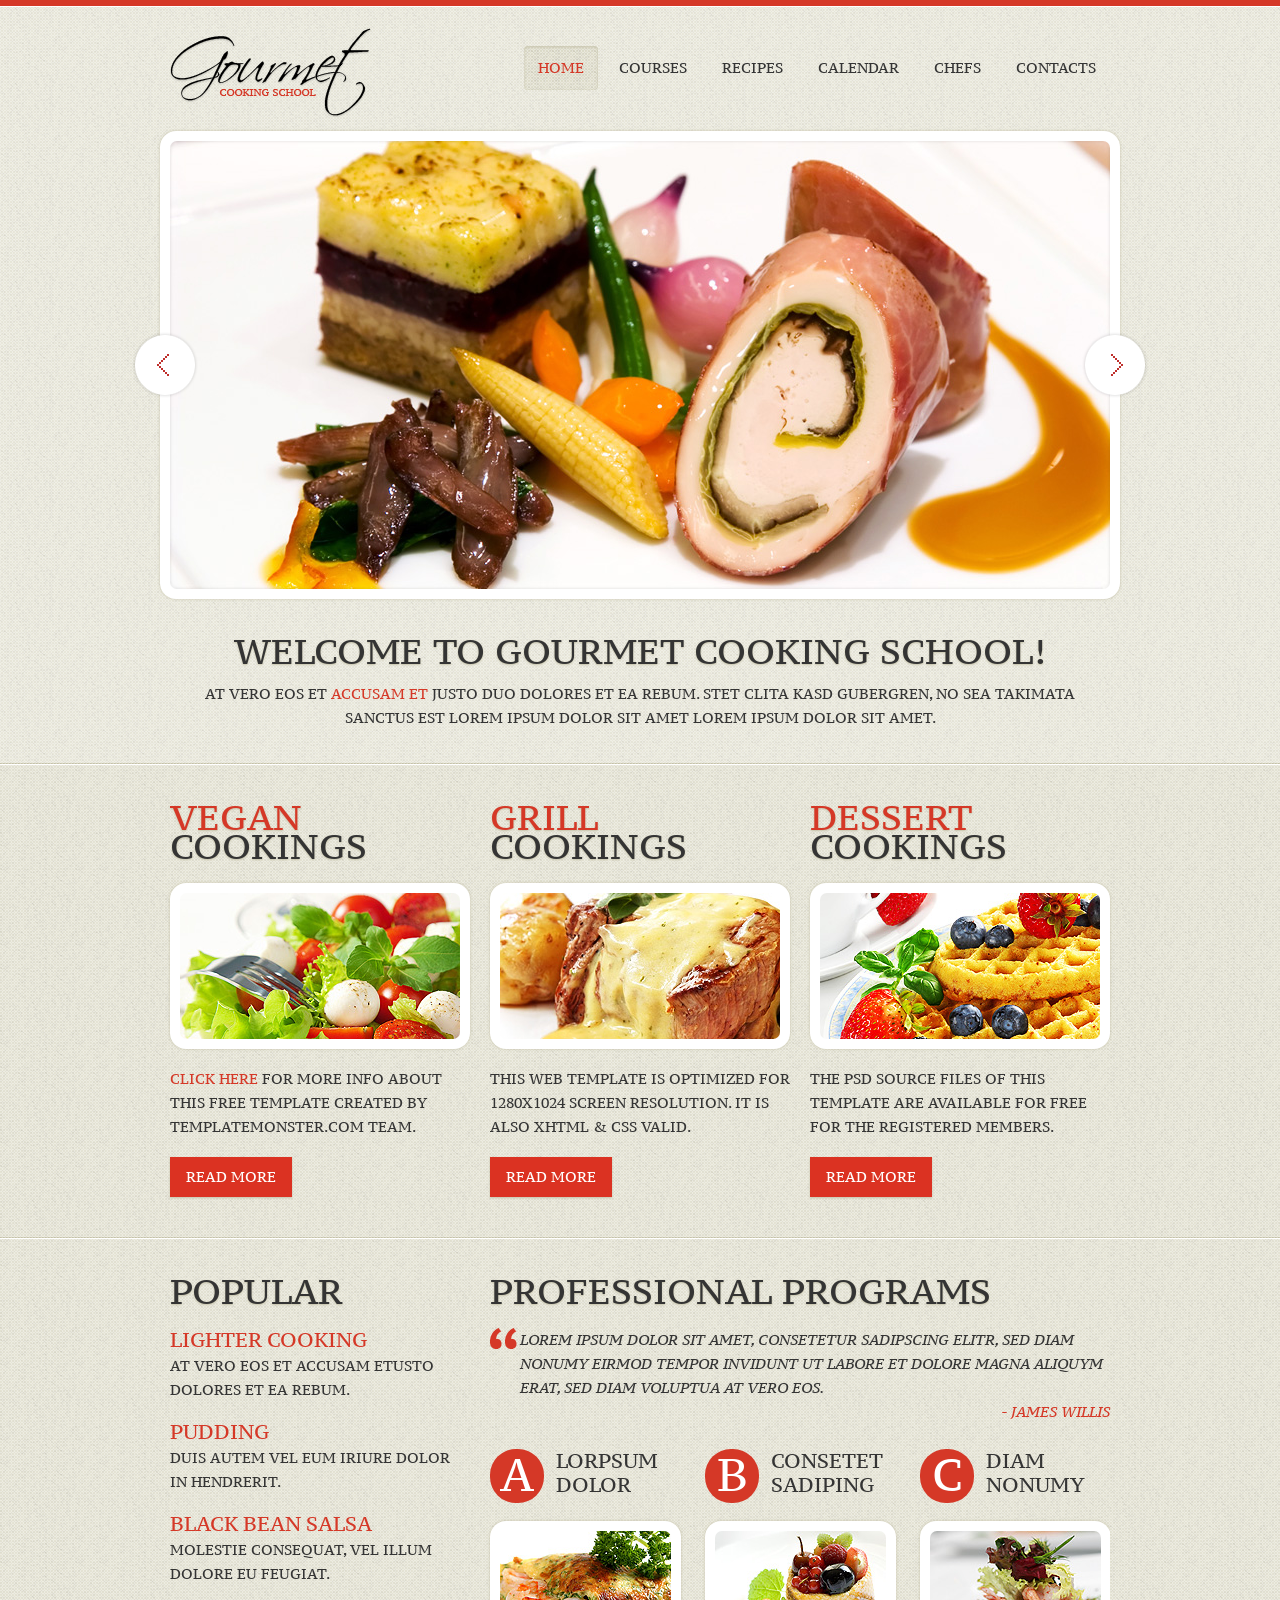
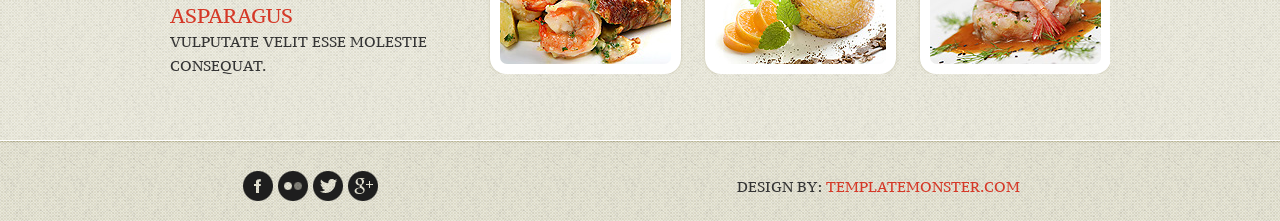
<file: theme/index.html>
<!DOCTYPE html>
<html lang="en">
<head>
<title>Gourmet Cooking School</title>
<meta charset="utf-8">
<link rel="stylesheet" href="css/reset.css" type="text/css" media="screen">
<link rel="stylesheet" href="css/style.css" type="text/css" media="screen">
<link rel="stylesheet" href="css/grid.css" type="text/css" media="screen">
<link rel="icon" href="images/favicon.ico" type="image/x-icon">
<link rel="shortcut icon" href="images/favicon.ico" type="image/x-icon">
<link href="http://fonts.googleapis.com/css?family=PT+Serif+Caption:400,400italic" rel="stylesheet" type="text/css">
<link rel="stylesheet" href="css/flexslider.css" type="text/css" media="screen">
<script src="js/jquery-1.7.1.min.js" ></script>
<!--<script src="js/superfish.js"></script>-->
<script src="js/jquery.flexslider-min.js"></script>
<script>
jQuery(window).load(function () {
    jQuery('.flexslider').flexslider({
        animation: "fade",
        slideshow: true,
        slideshowSpeed: 7000,
        animationDuration: 600,
        prevText: "",
        nextText: "",
        controlNav: false
    })
});
</script>
<!--[if lt IE 9]>
<script src="js/html5.js"></script>
<link rel="stylesheet" href="css/ie.css"> 
<link href="http://fonts.googleapis.com/css?family=PT+Serif+Caption:400italic" rel="stylesheet" type="text/css">
<link href="http://fonts.googleapis.com/css?family=PT+Serif+Caption:400" rel="stylesheet" type="text/css">
<![endif]-->
</head>
<body>
<header>
  <div class="line-top"></div>
  <div class="main">
    <div class="row-top">
      <h1><a href="index.html"><img alt="" src="images/logo.png"></a></h1>
      <nav>
        <ul class="sf-menu">
          <li class="active"><a href="index.html">Home</a></li>
          <li><a href="courses.html">Courses </a> </li>
          <li><a href="recipes.html">Recipes</a>
            <ul>
              <li><a href="#">dolores et</a></li>
              <li><a href="#">lorem ipsum dolo </a>
              <li><a href="#">sanctus est</a></li>
            </ul>
          </li>
          <li><a href="calendar.html">Calendar</a> </li>
          <li><a href="chefs.html">Chefs</a> </li>
          <li><a href="contacts.html">Contacts</a> </li>
        </ul>
      </nav>
      <div class="clear"></div>
    </div>
  </div>
  <div class="box-slider">
    <div class="flexslider">
      <ul class="slides">
        <li> <img alt="" src="images/slide-1.jpg"></li>
        <li> <img alt="" src="images/slide-2.jpg"></li>
      </ul>
    </div>
  </div>
  <div class="box-slogan">
    <h3>Welcome to Gourmet cooking school!</h3>
    <p> At vero eos et <a href="#" class="link-1">accusam et</a> justo duo dolores et ea rebum. Stet clita kasd gubergren, no sea takimata sanctus est Lorem ipsum dolor sit amet lorem ipsum dolor sit amet. </p>
  </div>
</header>
<section id="content">
  <div class="border-horiz"></div>
  <div class="container_12 row-1">
    <article class="grid_4 thumbnail-1">
      <h3><span>Vegan</span> cookings </h3>
      <figure class="box-img"><img src="images/page1-img1.jpg" alt=""></figure>
      <p><a href="#" class="link-1">Click here</a> for more info about this free template created by TemplateMonster.com team.</p>
      <a href="#" class="btn">Read more</a> </article>
    <article class="grid_4 thumbnail-1">
      <h3><span>grill</span> cookings </h3>
      <figure class="box-img"><img src="images/page1-img2.jpg" alt=""></figure>
      <p>This web template is optimized for 1280X1024 screen resolution. It is also XHTML &amp; CSS valid.</p>
      <a href="#" class="btn">Read more</a> </article>
    <article class="grid_4 thumbnail-1">
      <h3><span>dessert</span> cookings </h3>
      <figure class="box-img"><img src="images/page1-img3.jpg" alt=""></figure>
      <p>The PSD source files of this template are available for free for the registered members.</p>
      <a href="#" class="btn">Read more</a> </article>
    <div class="clear"></div>
  </div>
  <div class="border-horiz"></div>
  <div class="container_12">
    <article class="grid_4">
      <h3>popular</h3>
      <ul class="list-popular">
        <li> <a href="#">Lighter cooking</a>
          <p>At vero eos et accusam etusto dolores et ea rebum.</p>
        </li>
        <li> <a href="#">Pudding</a>
          <p>Duis autem vel eum iriure dolor in hendrerit.</p>
        </li>
        <li> <a href="#">Black bean salsa</a>
          <p>Molestie consequat, vel illum dolore eu feugiat.</p>
        </li>
        <li> <a href="#">Asparagus</a>
          <p>Vulputate velit esse molestie consequat.</p>
        </li>
      </ul>
    </article>
    <article class="grid_8">
      <h3>Professional programs</h3>
      <blockquote class="quote-1"> Lorem ipsum dolor sit amet, consetetur sadipscing elitr, sed diam nonumy eirmod tempor invidunt ut labore et dolore magna aliquym erat, sed diam voluptua At vero eos. </blockquote>
      <div class="name-author">- James Willis</div>
      <ul class="list-dropcap">
        <li>
          <div class="wrapper">
            <div class="dropcap">A</div>
            <a href="#">Lorpsum dolor</a> </div>
          <figure class="box-img"><img src="images/page1-img4.jpg" alt=""></figure>
        </li>
        <li>
          <div class="wrapper">
            <div class="dropcap">B</div>
            <a href="#">consetet
            sadiping </a> </div>
          <figure class="box-img"><img src="images/page1-img5.jpg" alt=""></figure>
        </li>
        <li>
          <div class="wrapper">
            <div class="dropcap">C</div>
            <a href="#">diam nonumy </a> </div>
          <figure class="box-img"><img src="images/page1-img6.jpg" alt=""></figure>
        </li>
      </ul>
    </article>
    <div class="clear"></div>
  </div>
</section>
<footer>
  <div class="main">
    <ul class="soc-list">
      <li><a href="#"><img alt="" src="images/icon-1.png"></a></li>
      <li><a href="#"><img alt="" src="images/icon-2.png"></a></li>
      <li><a href="#"><img alt="" src="images/icon-3.png"></a></li>
      <li><a href="#"><img alt="" src="images/icon-4.png"></a></li>
    </ul>
    <div class="policy">Design by: <a href="http://www.templatemonster.com">TemplateMonster.com</a> </div>
    <div class="clear"></div>
  </div>
</footer>
</body>
</html>
</file>
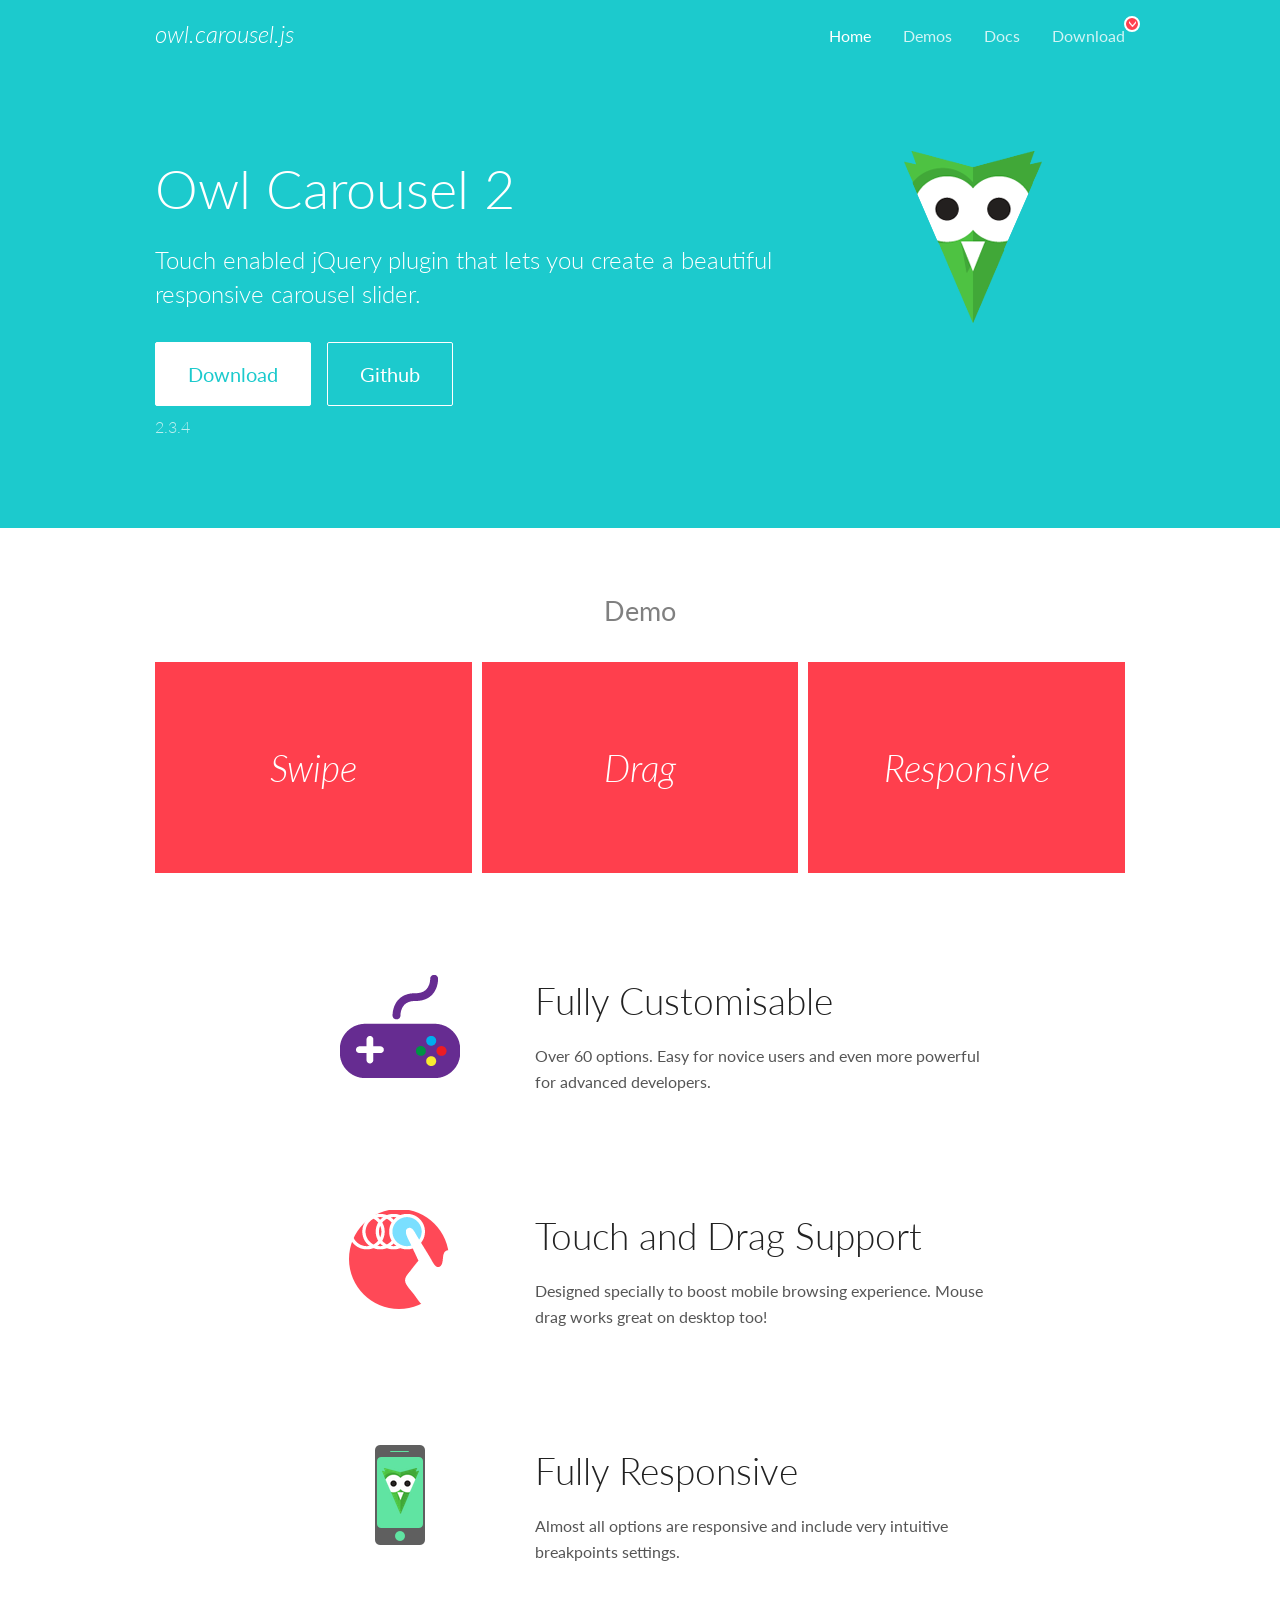
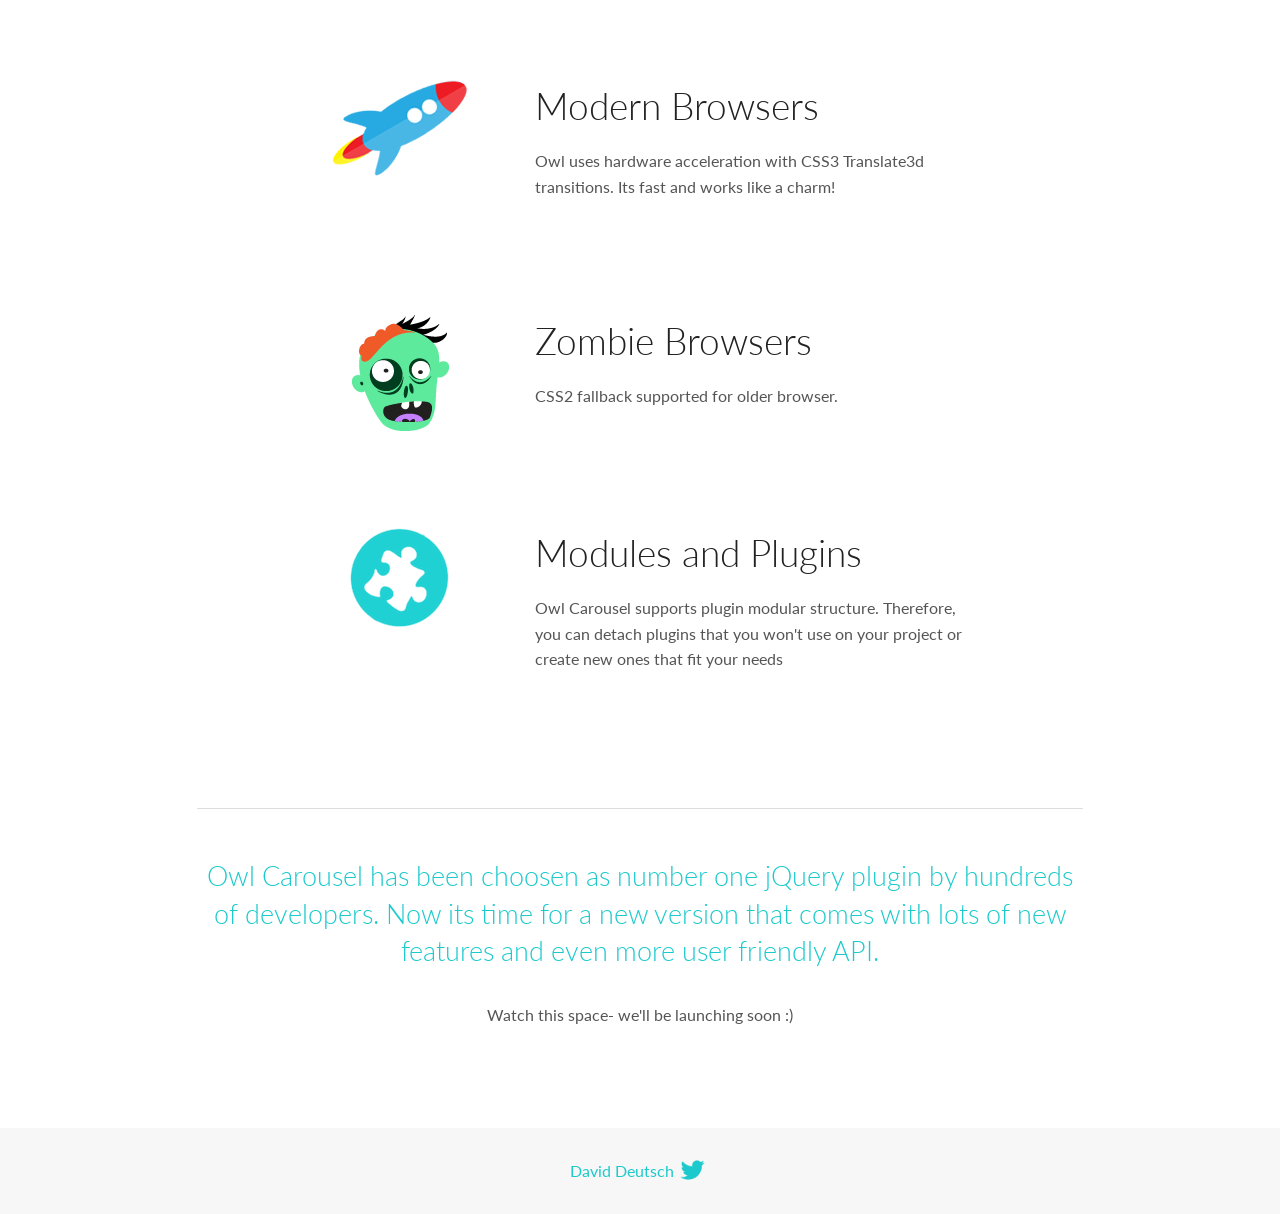
<file: view/web/owl-carousel/docs/index.html>
<!DOCTYPE html>
<html lang="en">
  <head>

    <!-- head -->
    <meta charset="utf-8">
    <meta name="msapplication-tap-highlight" content="no" />
    <meta name="viewport" content="width=device-width, initial-scale=1.0" />
    <meta name="description" content="Touch enabled jQuery plugin that lets you create beautiful responsive carousel slider.">
    <meta name="author" content="David Deutsch">
    <title>
      Home | Owl Carousel | 2.3.4
    </title>

    <!-- Stylesheets -->
    <link href='https://fonts.googleapis.com/css?family=Lato:300,400,700,400italic,300italic' rel='stylesheet' type='text/css'>
    <link rel="stylesheet" href="assets/css/docs.theme.min.css">

    <!-- Owl Stylesheets -->
    <link rel="stylesheet" href="assets/owlcarousel/assets/owl.carousel.min.css">
    <link rel="stylesheet" href="assets/owlcarousel/assets/owl.theme.default.min.css">

    <!-- HTML5 shim and Respond.js IE8 support of HTML5 elements and media queries -->

    <!--[if lt IE 9]>
      <script src="https://oss.maxcdn.com/libs/html5shiv/3.7.0/html5shiv.js"></script>
      <script src="https://oss.maxcdn.com/libs/respond.js/1.3.0/respond.min.js"></script>
    <![endif]-->

    <!-- Favicons -->
    <link rel="apple-touch-icon-precomposed" sizes="144x144" href="assets/ico/apple-touch-icon-144-precomposed.png">
    <link rel="shortcut icon" href="assets/ico/favicon.png">
    <link rel="shortcut icon" href="favicon.ico">

    <!-- Yeah i know js should not be in header. Its required for demos.-->

    <!-- javascript -->
    <script src="assets/vendors/jquery.min.js"></script>
    <script src="assets/owlcarousel/owl.carousel.js"></script>
  </head>
  <body>

    <!-- header -->
    <header class="header">
      <div class="row">
        <div class="large-12 columns">
          <div class="brand left">
            <h3>
              <a href="/OwlCarousel2/">owl.carousel.js</a> 
            </h3>
          </div>
          <a id="toggle-nav" class="right">
            <span></span> <span></span> <span></span> 
          </a> 
          <div class="nav-bar">
            <ul class="clearfix">
              <li class="active">
                <a href="/OwlCarousel2/index.html">Home</a> 
              </li>
              <li> <a href="/OwlCarousel2/demos/demos.html">Demos</a>  </li>
              <li> <a href="/OwlCarousel2/docs/started-welcome.html">Docs</a>  </li>
              <li>
                <a href="https://github.com/OwlCarousel2/OwlCarousel2/archive/2.3.4.zip">Download</a> 
                <span class="download"></span> 
              </li>
            </ul>
          </div>
        </div>
      </div>
    </header>

    <!-- home panel -->
    <section id="hero">
      <div class="row">
        <div class="large-8 medium-8 columns">
          <h1>Owl Carousel 2</h1>
          <h4>Touch enabled jQuery plugin that lets you create a beautiful responsive carousel slider.</h4>
          <a href="https://github.com/OwlCarousel2/OwlCarousel2/archive/2.3.4.zip" class="hero-button">Download</a> 
          <a href="https://github.com/OwlCarousel2/OwlCarousel2" class="hero-button outline">Github</a> 
          <p>2.3.4</p>
        </div>
        <div class="large-4 medium-4 columns">
          <img class="owl-logo" src="assets/img/owl-logo.png" alt="mr. Owl">
        </div>
      </div>
    </section>

    <!-- body -->
    <div class="home-demo">
      <div class="row">
        <div class="large-12 columns">
          <h3>Demo</h3>
          <div class="owl-carousel">
            <div class="item">
              <h2>Swipe</h2>
            </div>
            <div class="item">
              <h2>Drag</h2>
            </div>
            <div class="item">
              <h2>Responsive</h2>
            </div>
            <div class="item">
              <h2>CSS3</h2>
            </div>
            <div class="item">
              <h2>Fast</h2>
            </div>
            <div class="item">
              <h2>Easy</h2>
            </div>
            <div class="item">
              <h2>Free</h2>
            </div>
            <div class="item">
              <h2>Upgradable</h2>
            </div>
            <div class="item">
              <h2>Tons of options</h2>
            </div>
            <div class="item">
              <h2>Infinity</h2>
            </div>
            <div class="item">
              <h2>Auto Width</h2>
            </div>
          </div>
        </div>
      </div>
    </div>
    <script>
      var owl = $('.owl-carousel');
      owl.owlCarousel({
        margin: 10,
        loop: true,
        responsive: {
          0: {
            items: 1
          },
          600: {
            items: 2
          },
          1000: {
            items: 3
          }
        }
      })
    </script>

    <!-- features -->
    <div id="features">
      <div class="row">
        <div class="small-12 medium-9 small-centered columns">
          <section class="row feature">
            <div class="medium-4 small-12 columns">
              <img src="assets/img/feature-options.png" alt="">
            </div>
            <div class="medium-8 small-12 columns">
              <h2>Fully Customisable</h2>
              <p>Over 60 options. Easy for novice users and even more powerful for advanced developers.</p>
            </div>
          </section>
          <section class="row feature">
            <div class="medium-4 small-12 columns">
              <img src="assets/img/feature-drag.png" alt="">
            </div>
            <div class="medium-8 small-12 columns">
              <h2>Touch and Drag Support</h2>
              <p>Designed specially to boost mobile browsing experience. Mouse drag works great on desktop too!</p>
            </div>
          </section>
          <section class="row feature">
            <div class="medium-4 small-12 columns">
              <img src="assets/img/feature-responsive.png" alt="">
            </div>
            <div class="medium-8 small-12 columns">
              <h2>Fully Responsive</h2>
              <p>Almost all options are responsive and include very intuitive breakpoints settings.</p>
            </div>
          </section>
          <section class="row feature">
            <div class="medium-4 small-12 columns">
              <img src="assets/img/feature-modern.png" alt="">
            </div>
            <div class="medium-8 small-12 columns">
              <h2>Modern Browsers</h2>
              <p>Owl uses hardware acceleration with CSS3 Translate3d transitions. Its fast and works like a charm! </p>
            </div>
          </section>
          <section class="row feature">
            <div class="medium-4 small-12 columns">
              <img src="assets/img/feature-zombie.png" alt="">
            </div>
            <div class="medium-8 small-12 columns">
              <h2>Zombie Browsers</h2>
              <p>CSS2 fallback supported for older browser.</p>
            </div>
          </section>
          <section class="row feature">
            <div class="medium-4 small-12 columns">
              <img src="assets/img/feature-module.png" alt="">
            </div>
            <div class="medium-8 small-12 columns">
              <h2>Modules and Plugins</h2>
              <p>Owl Carousel supports plugin modular structure. Therefore, you can detach plugins that you won&#x27;t use on your project or create new ones that fit your needs</p>
            </div>
          </section>
        </div>
      </div>
    </div>

    <!-- footer -->
    <section id="teaser-text">
      <div class="row">
        <div class="small-12 medium-11 small-centered columns">
          <hr>
          <h3 id="owl-carousel-has-been-choosen-as-number-one-jquery-plugin-by-hundreds-of-developers-now-its-time-for-a-new-version-that-comes-with-lots-of-new-features-and-even-more-user-friendly-api-">Owl Carousel has been choosen as number one jQuery plugin by hundreds of developers. Now its time for a new version that comes with lots of new features and even more user friendly API.</h3>
          <p>Watch this space- we&#39;ll be launching soon :)</p>
        </div>
      </div>
    </section>

    <!-- footer -->
    <footer class="footer">
      <div class="row">
        <div class="large-12 columns">
          <h5>
            <a href="/OwlCarousel2/docs/support-contact.html">David Deutsch</a> 
            <a id="custom-tweet-button" href="https://twitter.com/share?url=https://github.com/OwlCarousel2/OwlCarousel2&text=Owl Carousel - This is so awesome! " target="_blank"></a> 
          </h5>
        </div>
      </div>
    </footer>

    <!-- vendors -->
    <script src="assets/vendors/highlight.js"></script>
    <script src="assets/js/app.js"></script>
  </body>
</html>
</file>
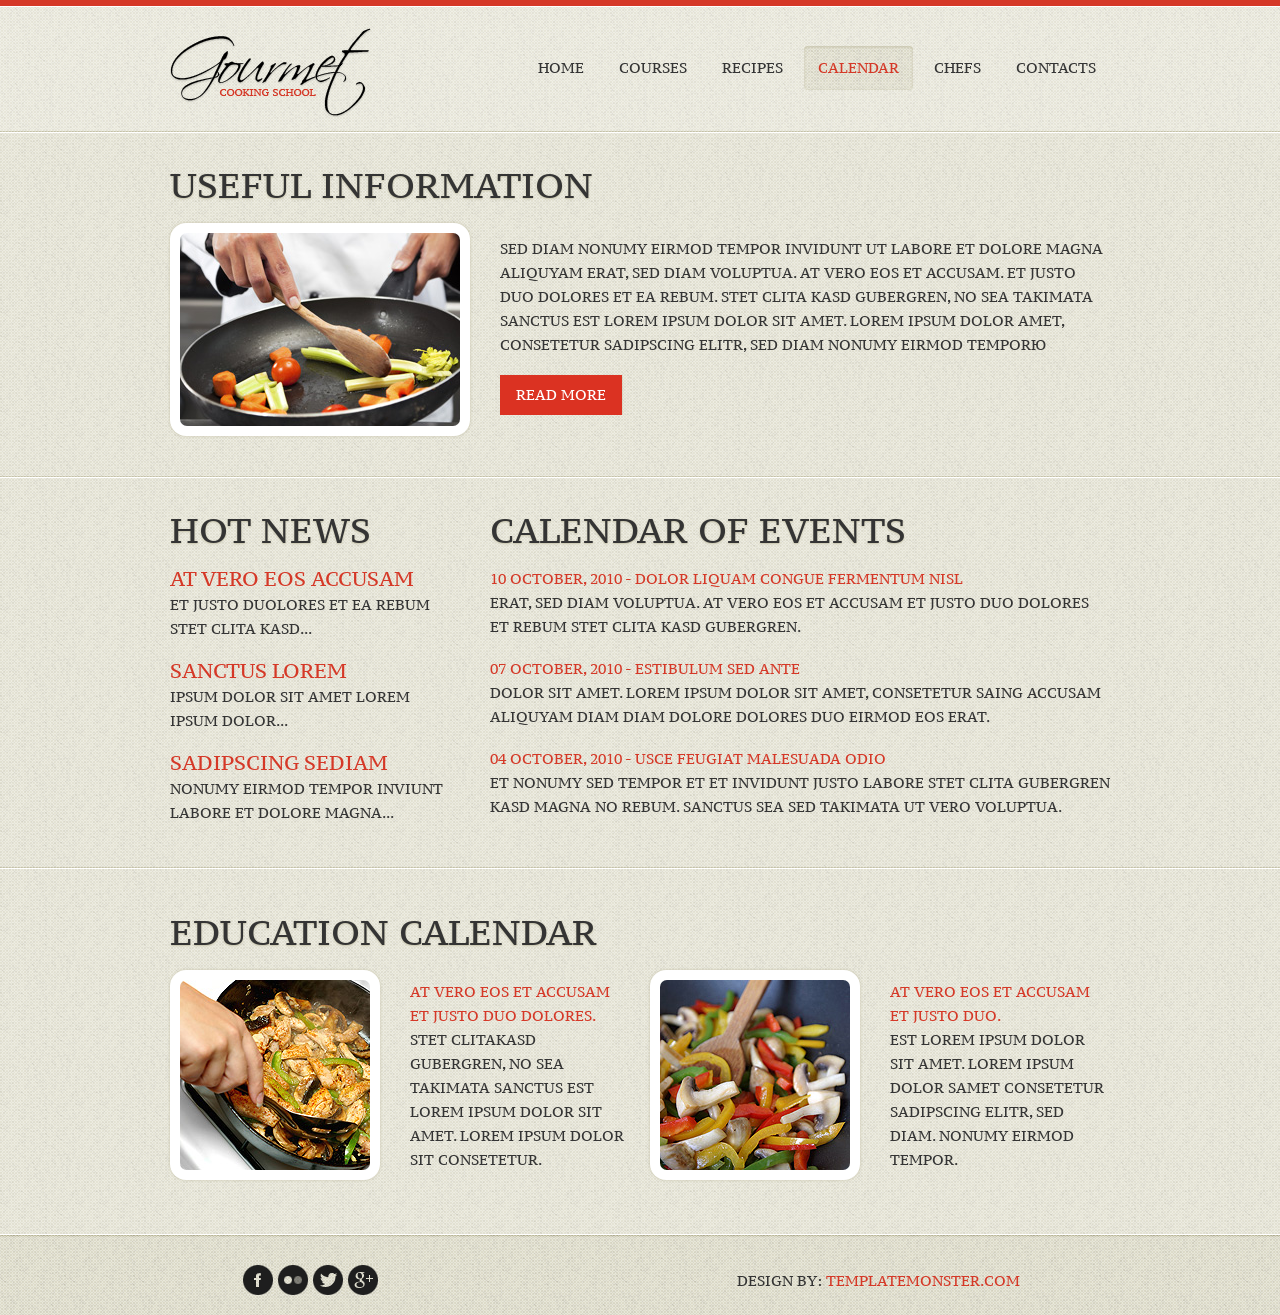
<file: theme/calendar.html>
<!DOCTYPE html>
<html lang="en">
<head>
<title>Gourmet Cooking School | Calendar</title>
<meta charset="utf-8">
<link rel="stylesheet" href="css/reset.css" type="text/css" media="screen">
<link rel="stylesheet" href="css/style.css" type="text/css" media="screen">
<link rel="stylesheet" href="css/grid.css" type="text/css" media="screen">
<link rel="icon" href="images/favicon.ico" type="image/x-icon">
<link rel="shortcut icon" href="images/favicon.ico" type="image/x-icon">
<link href="http://fonts.googleapis.com/css?family=PT+Serif+Caption:400,400italic" rel="stylesheet" type="text/css">
<script src="js/jquery-1.7.1.min.js" ></script>
<script src="js/superfish.js"></script>
<!--[if lt IE 9]>
<script src="js/html5.js"></script>
<link rel="stylesheet" href="css/ie.css"> 
<link href="http://fonts.googleapis.com/css?family=PT+Serif+Caption:400italic" rel="stylesheet" type="text/css">
<link href="http://fonts.googleapis.com/css?family=PT+Serif+Caption:400" rel="stylesheet" type="text/css">
<![endif]-->
</head>
<body>
<header>
  <div class="line-top"></div>
  <div class="main">
    <div class="row-top">
      <h1><a href="index.html"><img alt="" src="images/logo.png"></a></h1>
      <nav>
        <ul class="sf-menu">
          <li><a href="index.html">Home</a></li>
          <li><a href="courses.html">Courses</a> </li>
          <li><a href="recipes.html">Recipes</a>
            <ul>
              <li><a href="#">dolores et</a></li>
              <li><a href="#">lorem ipsum dolo </a>
              <li><a href="#">sanctus est</a></li>
            </ul>
          </li>
          <li class="active"><a href="calendar.html">Calendar</a> </li>
          <li><a href="chefs.html">Chefs</a></li>
          <li><a href="contacts.html">Contacts</a></li>
        </ul>
      </nav>
      <div class="clear"></div>
    </div>
  </div>
</header>
<section id="content">
  <div class="border-horiz"></div>
  <div class="main">
    <h3>Useful Information</h3>
    <figure class="img-indent box-img"><img src="images/page4-img1.jpg" alt=""></figure>
    <div class="overflow padd-2">
      <p>sed diam nonumy eirmod tempor invidunt ut labore et dolore magna aliquyam erat, sed diam voluptua. At vero eos et accusam. et justo duo dolores et ea rebum. Stet clita kasd gubergren, no sea takimata sanctus est Lorem ipsum dolor sit amet. Lorem ipsum dolor amet, consetetur sadipscing elitr, sed diam nonumy eirmod temporю</p>
      <a href="#" class="btn">Read more</a> </div>
    <div class="clear"></div>
  </div>
  <div class="border-horiz extra"></div>
  <div class="container_12">
    <article class="grid_4">
      <h3>Hot News</h3>
      <ul class="list-popular news">
        <li> <a href="#">At vero eos accusam</a>
          <p>et justo duolores et ea rebum Stet clita kasd...</p>
        </li>
        <li> <a href="#">sanctus Lorem</a>
          <p>ipsum dolor sit amet Lorem ipsum dolor...</p>
        </li>
        <li> <a href="#">sadipscing sediam </a>
          <p>nonumy eirmod tempor inviunt labore et dolore magna...</p>
        </li>
      </ul>
    </article>
    <article class="grid_8">
      <h3>Calendar of events</h3>
      <a href="#" class="link-1">10 October, 2010 - dolor liquam congue fermentum nisl</a>
      <p>erat, sed diam voluptua. At vero eos et accusam et justo duo dolores et rebum Stet clita kasd gubergren.</p>
      <a href="#" class="link-1">07 October, 2010 - estibulum sed ante</a>
      <p>dolor sit amet. Lorem ipsum dolor sit amet, consetetur saing accusam aliquyam diam diam dolore dolores duo eirmod eos erat.</p>
      <a href="#" class="link-1">04 October, 2010 - usce feugiat malesuada odio</a>
      <p>et nonumy sed tempor et et invidunt justo labore Stet clita gubergren kasd magna no rebum. sanctus sea sed takimata ut vero voluptua.</p>
    </article>
    <div class="clear"></div>
  </div>
  <div class="border-horiz extra1"></div>
  <div class="container_12">
    <div class="main padd-1">
      <h3>Education Calendar</h3>
    </div>
    <article class="grid_6">
      <figure class="img-indent box-img"><img src="images/page4-img2.jpg" alt=""></figure>
      <div class="overflow padd-1"> <a href="#" class="link-1">At vero eos et accusam et justo duo dolores.</a>
        <p>Stet clitakasd gubergren, no sea takimata sanctus est Lorem ipsum dolor sit amet. Lorem ipsum dolor sit consetetur.</p>
      </div>
      <div class="clear"></div>
    </article>
    <article class="grid_6">
      <figure class="img-indent box-img"><img src="images/page4-img3.jpg" alt=""></figure>
      <div class="overflow padd-1"> <a href="#" class="link-1">At vero eos et accusam et justo duo.</a>
        <p>est Lorem ipsum dolor sit amet. Lorem ipsum dolor samet consetetur sadipscing elitr, sed diam. nonumy eirmod tempor.</p>
      </div>
      <div class="clear"></div>
    </article>
    <div class="clear"></div>
  </div>
</section>
<footer>
  <div class="main">
    <ul class="soc-list">
      <li><a href="#"><img alt="" src="images/icon-1.png"></a></li>
      <li><a href="#"><img alt="" src="images/icon-2.png"></a></li>
      <li><a href="#"><img alt="" src="images/icon-3.png"></a></li>
      <li><a href="#"><img alt="" src="images/icon-4.png"></a></li>
    </ul>
    <div class="policy">Design by: <a href="http://www.templatemonster.com">TemplateMonster.com</a> </div>
    <div class="clear"></div>
  </div>
</footer>
</body>
</html>
</file>
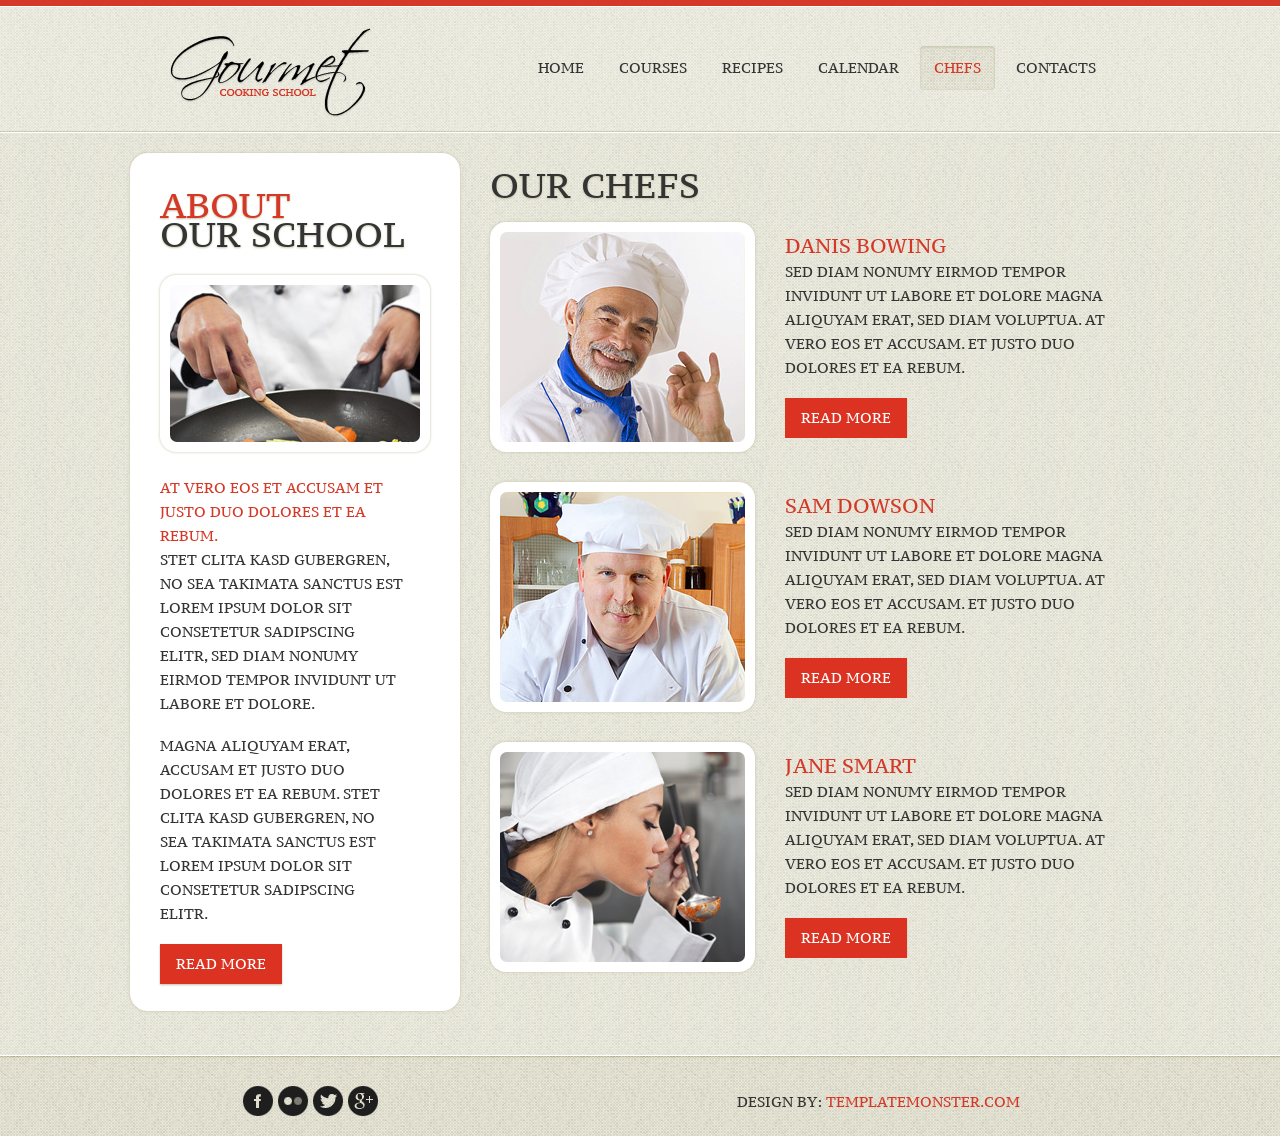
<file: theme/chefs.html>
<!DOCTYPE html>
<html lang="en">
<head>
<title>Gourmet Cooking School | Chefs</title>
<meta charset="utf-8">
<link rel="stylesheet" href="css/reset.css" type="text/css" media="screen">
<link rel="stylesheet" href="css/style.css" type="text/css" media="screen">
<link rel="stylesheet" href="css/grid.css" type="text/css" media="screen">
<link rel="icon" href="images/favicon.ico" type="image/x-icon">
<link rel="shortcut icon" href="images/favicon.ico" type="image/x-icon">
<link href="http://fonts.googleapis.com/css?family=PT+Serif+Caption:400,400italic" rel="stylesheet" type="text/css">
<script src="js/jquery-1.7.1.min.js" ></script>
<script src="js/superfish.js"></script>
<!--[if lt IE 9]>
<script src="js/html5.js"></script>
<link rel="stylesheet" href="css/ie.css"> 
<link href="http://fonts.googleapis.com/css?family=PT+Serif+Caption:400italic" rel="stylesheet" type="text/css">
<link href="http://fonts.googleapis.com/css?family=PT+Serif+Caption:400" rel="stylesheet" type="text/css">
<![endif]-->
</head>
<body>
<header>
  <div class="line-top"></div>
  <div class="main">
    <div class="row-top">
      <h1><a href="index.html"><img alt="" src="images/logo.png"></a></h1>
      <nav>
        <ul class="sf-menu">
          <li><a href="index.html">Home</a></li>
          <li><a href="courses.html">Courses</a> </li>
          <li><a href="recipes.html">Recipes</a>
            <ul>
              <li><a href="#">dolores et</a></li>
              <li><a href="#">lorem ipsum dolo </a>
              <li><a href="#">sanctus est</a></li>
            </ul>
          </li>
          <li><a href="calendar.html">Calendar</a> </li>
          <li class="active"><a href="chefs.html">Chefs</a> </li>
          <li><a href="contacts.html">Contacts</a> </li>
        </ul>
      </nav>
      <div class="clear"></div>
    </div>
  </div>
</header>
<section id="content">
  <div class="border-horiz"></div>
  <div class="container_12">
    <article class="side-bar extra1">
      <h3><span>aBOUT</span>oUR sCHOOL</h3>
      <figure class="box-img img-indent1"><img src="images/page5-img1.jpg" alt=""></figure>
      <div class="inner-1"> <a href="#" class="link-1">At vero eos et accusam et justo duo dolores et ea rebum. </a>
        <p>Stet clita kasd gubergren, no sea takimata sanctus est Lorem ipsum dolor sit consetetur sadipscing elitr, sed diam nonumy eirmod tempor invidunt ut labore et dolore.</p>
        <p>magna aliquyam erat, accusam et justo duo dolores et ea rebum. Stet clita kasd gubergren, no sea takimata sanctus est Lorem ipsum dolor sit consetetur sadipscing elitr.</p>
        <a href="#" class="btn">Read more</a> </div>
    </article>
    <article class="grid_8">
      <h3>Our Chefs</h3>
      <ul class="list-recipes extra">
        <li>
          <figure class="box-img"><img src="images/page5-img2.jpg" alt=""></figure>
          <div class="overflow">
            <h4>Danis bowing</h4>
            <p>sed diam nonumy eirmod tempor invidunt ut labore et dolore magna aliquyam erat, sed diam voluptua. At vero eos et accusam. et justo duo dolores et ea rebum.</p>
            <a href="#" class="btn">Read more</a> </div>
          <div class="clear"></div>
        </li>
        <li>
          <figure class="box-img"><img src="images/page5-img3.jpg" alt=""></figure>
          <div class="overflow">
            <h4>Sam Dowson</h4>
            <p>sed diam nonumy eirmod tempor invidunt ut labore et dolore magna aliquyam erat, sed diam voluptua. At vero eos et accusam. et justo duo dolores et ea rebum.</p>
            <a href="#" class="btn">Read more</a> </div>
          <div class="clear"></div>
        </li>
        <li>
          <figure class="box-img"><img src="images/page5-img4.jpg" alt=""></figure>
          <div class="overflow">
            <h4>Jane smart</h4>
            <p>sed diam nonumy eirmod tempor invidunt ut labore et dolore magna aliquyam erat, sed diam voluptua. At vero eos et accusam. et justo duo dolores et ea rebum.</p>
            <a href="#" class="btn">Read more</a> </div>
          <div class="clear"></div>
        </li>
      </ul>
    </article>
    <div class="clear"></div>
  </div>
</section>
<footer>
  <div class="main">
    <ul class="soc-list">
      <li><a href="#"><img alt="" src="images/icon-1.png"></a></li>
      <li><a href="#"><img alt="" src="images/icon-2.png"></a></li>
      <li><a href="#"><img alt="" src="images/icon-3.png"></a></li>
      <li><a href="#"><img alt="" src="images/icon-4.png"></a></li>
    </ul>
    <div class="policy">Design by: <a href="http://www.templatemonster.com">TemplateMonster.com</a> </div>
    <div class="clear"></div>
  </div>
</footer>
</body>
</html>
</file>
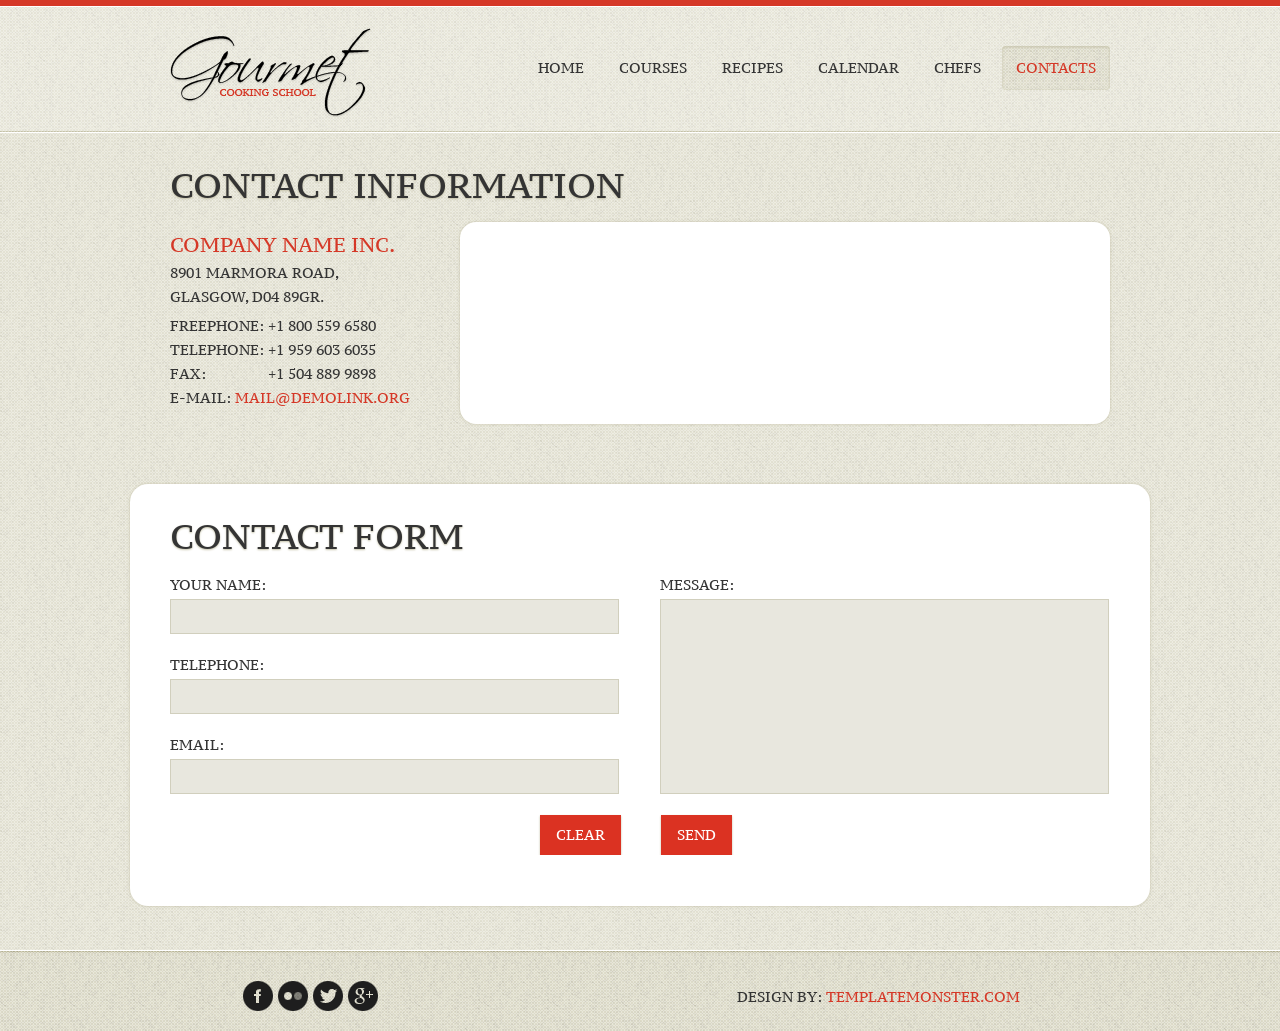
<file: theme/contacts.html>
<!DOCTYPE html>
<html lang="en">
<head>
<title>Gourmet Cooking School | Contacts</title>
<meta charset="utf-8">
<link rel="stylesheet" href="css/reset.css" type="text/css" media="screen">
<link rel="stylesheet" href="css/style.css" type="text/css" media="screen">
<link rel="stylesheet" href="css/grid.css" type="text/css" media="screen">
<link rel="icon" href="images/favicon.ico" type="image/x-icon">
<link rel="shortcut icon" href="images/favicon.ico" type="image/x-icon">
<link href="http://fonts.googleapis.com/css?family=PT+Serif+Caption:400,400italic" rel="stylesheet" type="text/css">
<script src="js/jquery-1.7.1.min.js" ></script>
<script src="js/superfish.js"></script>
<script src="js/forms.js"></script>
<script>
$(function () {
    $('#contact-form').forms({
        ownerEmail: '#'
    })
})
</script>
<!--[if lt IE 9]>
<script src="js/html5.js"></script>
<link rel="stylesheet" href="css/ie.css"> 
<link href="http://fonts.googleapis.com/css?family=PT+Serif+Caption:400italic" rel="stylesheet" type="text/css">
<link href="http://fonts.googleapis.com/css?family=PT+Serif+Caption:400" rel="stylesheet" type="text/css">
<![endif]-->
</head>
<body>
<header>
  <div class="line-top"></div>
  <div class="main">
    <div class="row-top">
      <h1><a href="index.html"><img alt="" src="images/logo.png"></a></h1>
      <nav>
        <ul class="sf-menu">
          <li><a href="index.html">Home</a></li>
          <li><a href="courses.html">Courses</a> </li>
          <li><a href="recipes.html">Recipes</a>
            <ul>
              <li><a href="#">dolores et</a></li>
              <li><a href="#">lorem ipsum dolo </a>
              <li><a href="#">sanctus est</a></li>
            </ul>
          </li>
          <li><a href="calendar.html">Calendar</a> </li>
          <li><a href="chefs.html">Chefs</a> </li>
          <li class="active"><a href="contacts.html">Contacts</a> </li>
        </ul>
      </nav>
      <div class="clear"></div>
    </div>
  </div>
</header>
<section id="content">
  <div class="border-horiz"></div>
  <div class="main">
    <h3>Contact Information</h3>
    <div class="box-address">
      <h4>Company Name Inc.</h4>
      <dl class="address">
        <dt>8901 Marmora Road,<br>
          Glasgow, D04 89GR.</dt>
        <dd> <span>Freephone:</span> +1 800 559 6580</dd>
        <dd> <span>Telephone:</span> +1 959 603 6035</dd>
        <dd> <span>FAX:</span> +1 504 889 9898</dd>
        <dd> E-mail: <a class="mail-1" href="#">mail@demolink.org</a> </dd>
      </dl>
    </div>
    <div class="map box-img">
      <iframe src="http://maps.google.com/maps?f=q&amp;source=s_q&amp;hl=en&amp;geocode=&amp;q=Brooklyn,+New+York,+NY,+United+States&amp;aq=0&amp;sll=37.0625,-95.677068&amp;sspn=61.282355,146.513672&amp;ie=UTF8&amp;hq=&amp;hnear=Brooklyn,+Kings,+New+York&amp;ll=40.649974,-73.950005&amp;spn=0.01628,0.025663&amp;z=14&amp;iwloc=A&amp;output=embed"> </iframe>
    </div>
    <div class="clear"></div>
  </div>
  <div class="box-contact">
    <h3>Contact Form</h3>
    <form id="contact-form" action="#">
      <div class="success"> Contact form submitted! <strong>We will be in touch soon.</strong> </div>
      <fieldset>
        <div class="coll-1">
          <div>
            <div class="form-txt">Your Name:</div>
            <label class="name">
              <input type="text">
              <span class="error">*This is not a valid name.</span> <span class="empty">*This field is required.</span> </label>
            <div class="clear"></div>
          </div>
          <div>
            <div class="form-txt">Telephone:</div>
            <label class="phone">
              <input type="tel">
              <span class="error">*This is not a valid phone number.</span> <span class="empty">*This field is required.</span> </label>
            <div class="clear"></div>
          </div>
          <div>
            <div class="form-txt">Email:</div>
            <label class="email">
              <input type="email">
              <span class="error">*This is not a valid email address.</span> <span class="empty">*This field is required.</span> </label>
            <div class="clear"></div>
          </div>
        </div>
        <div class="coll-2">
          <div>
            <div class="form-txt">Message:</div>
            <label class="message">
              <textarea></textarea>
              <span class="error">*The message is too short.</span> <span class="empty">*This field is required.</span> </label>
            <div class="clear"></div>
          </div>
        </div>
        <div class="clear"></div>
        <div class="btns"> <a class="btn" data-type="reset">Clear</a> <a class="btn" data-type="submit">send</a> </div>
      </fieldset>
    </form>
  </div>
</section>
<footer>
  <div class="main">
    <ul class="soc-list">
      <li><a href="#"><img alt="" src="images/icon-1.png"></a></li>
      <li><a href="#"><img alt="" src="images/icon-2.png"></a></li>
      <li><a href="#"><img alt="" src="images/icon-3.png"></a></li>
      <li><a href="#"><img alt="" src="images/icon-4.png"></a></li>
    </ul>
    <div class="policy">Design by: <a href="http://www.templatemonster.com">TemplateMonster.com</a> </div>
    <div class="clear"></div>
  </div>
</footer>
</body>
</html>
</file>
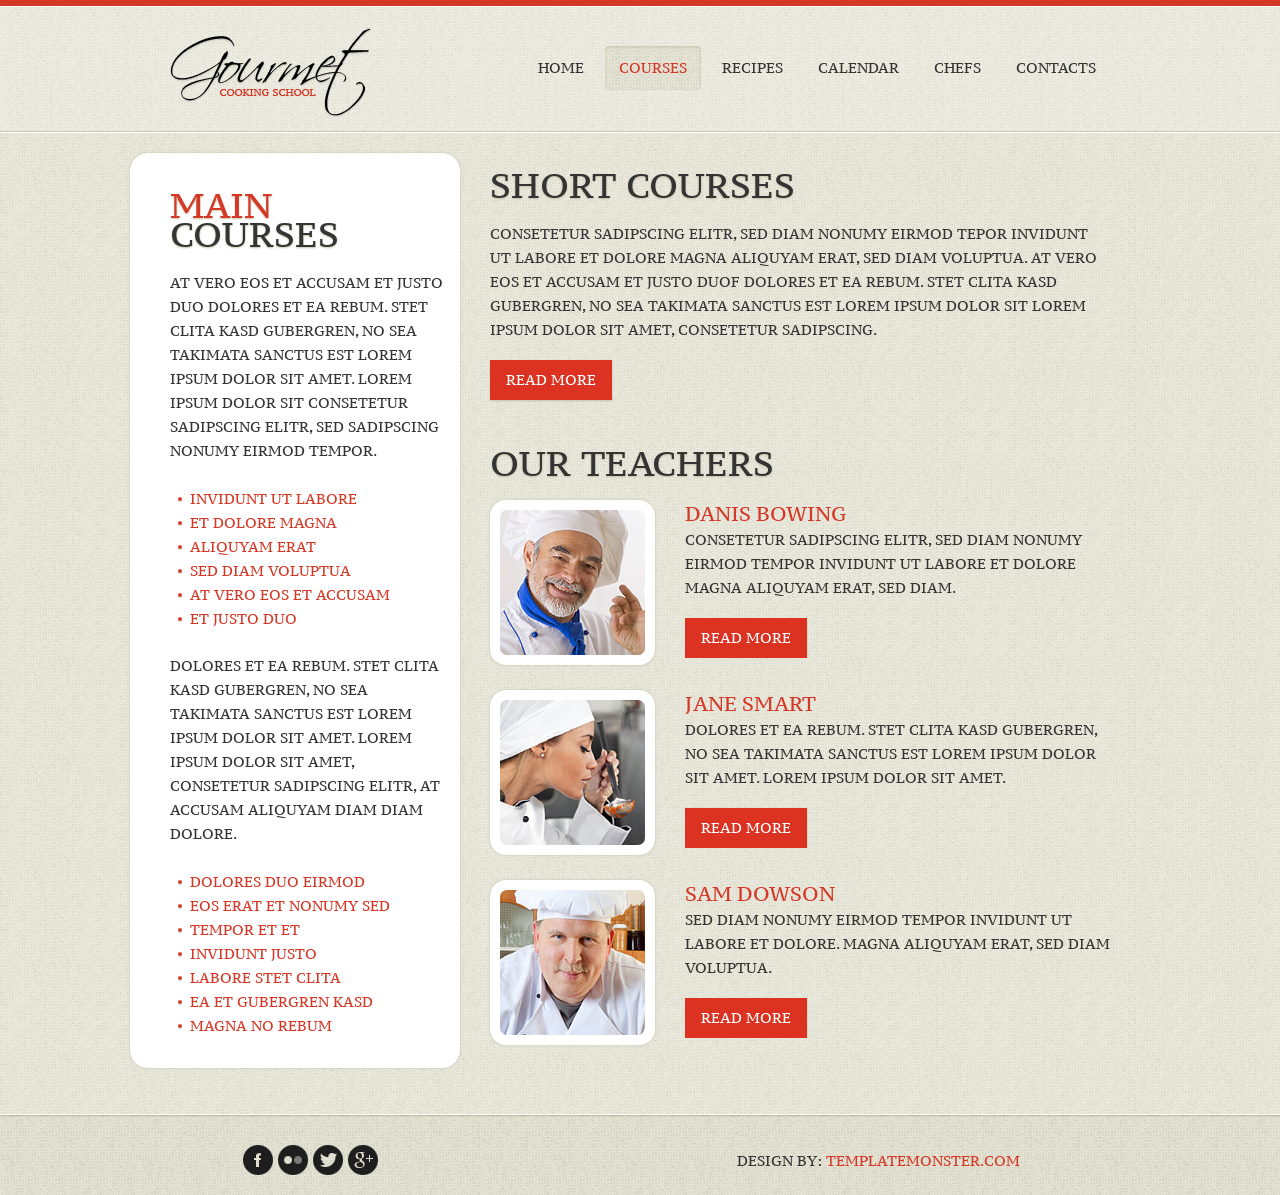
<file: theme/courses.html>
<!DOCTYPE html>
<html lang="en">
<head>
<title>Gourmet Cooking School | Courses</title>
<meta charset="utf-8">
<link rel="stylesheet" href="css/reset.css" type="text/css" media="screen">
<link rel="stylesheet" href="css/style.css" type="text/css" media="screen">
<link rel="stylesheet" href="css/grid.css" type="text/css" media="screen">
<link rel="icon" href="images/favicon.ico" type="image/x-icon">
<link rel="shortcut icon" href="images/favicon.ico" type="image/x-icon">
<link href="http://fonts.googleapis.com/css?family=PT+Serif+Caption:400,400italic" rel="stylesheet" type="text/css">
<script src="js/jquery-1.7.1.min.js" ></script>
<script src="js/superfish.js"></script>
<!--[if lt IE 9]>
<script src="js/html5.js"></script>
<link rel="stylesheet" href="css/ie.css"> 
<link href="http://fonts.googleapis.com/css?family=PT+Serif+Caption:400italic" rel="stylesheet" type="text/css">
<link href="http://fonts.googleapis.com/css?family=PT+Serif+Caption:400" rel="stylesheet" type="text/css">
<![endif]-->
</head>
<body>
<header>
  <div class="line-top"></div>
  <div class="main">
    <div class="row-top">
      <h1><a href="index.html"><img alt="" src="images/logo.png"></a></h1>
      <nav>
        <ul class="sf-menu">
          <li><a href="index.html">Home</a></li>
          <li class="active"><a href="courses.html">Courses</a> </li>
          <li><a href="recipes.html">Recipes</a>
            <ul>
              <li><a href="#">dolores et</a></li>
              <li><a href="#">lorem ipsum dolo </a>
              <li><a href="#">sanctus est</a></li>
            </ul>
          </li>
          <li><a href="calendar.html">Calendar</a> </li>
          <li><a href="chefs.html">Chefs</a> </li>
          <li><a href="contacts.html">Contacts</a> </li>
        </ul>
      </nav>
      <div class="clear"></div>
    </div>
  </div>
</header>
<section id="content">
  <div class="border-horiz"></div>
  <div class="container_12">
    <article class="side-bar">
      <h3><span>Main</span> Courses</h3>
      <p>At vero eos et accusam et justo duo dolores et ea rebum. Stet clita kasd gubergren, no sea takimata sanctus est Lorem ipsum dolor sit amet. Lorem ipsum dolor sit consetetur sadipscing elitr, sed sadipscing nonumy eirmod tempor.</p>
      <ul class="list-1">
        <li><a href="#">invidunt ut labore</a></li>
        <li><a href="#">et dolore magna</a></li>
        <li><a href="#">aliquyam erat</a></li>
        <li><a href="#">sed diam voluptua</a></li>
        <li><a href="#">At vero eos et accusam</a></li>
        <li><a href="#">et justo duo</a></li>
      </ul>
      <p>dolores et ea rebum. Stet clita kasd gubergren, no sea takimata sanctus est Lorem ipsum dolor sit amet. Lorem ipsum dolor sit amet, consetetur sadipscing elitr, At accusam aliquyam diam diam dolore.</p>
      <ul class="list-1">
        <li><a href="#">dolores duo eirmod</a></li>
        <li><a href="#">eos erat et nonumy sed</a></li>
        <li><a href="#">tempor et et</a></li>
        <li><a href="#">invidunt justo</a></li>
        <li><a href="#">labore Stet clita</a></li>
        <li><a href="#">ea et gubergren kasd</a></li>
        <li><a href="#">magna no rebum</a></li>
      </ul>
    </article>
    <article class="grid_8">
      <h3>Short Courses</h3>
      <p>Consetetur sadipscing elitr, sed diam nonumy eirmod tepor invidunt ut labore et dolore magna aliquyam erat, sed diam voluptua. At vero eos et accusam et justo duof dolores et ea rebum. Stet clita kasd gubergren, no sea takimata sanctus est Lorem ipsum dolor sit Lorem ipsum dolor sit amet, consetetur sadipscing.</p>
      <a href="#" class="btn">Read more</a>
      <div class="padd-1">
        <h3>Our Teachers</h3>
      </div>
      <ul class="list-teachers">
        <li>
          <figure class="box-img"><img src="images/page2-img1.jpg" alt=""></figure>
          <div class="overflow">
            <h4>Danis bowing</h4>
            <p>Consetetur sadipscing elitr, sed diam nonumy eirmod tempor invidunt ut labore et dolore magna aliquyam erat, sed diam.</p>
            <a href="#" class="btn">Read more</a> </div>
          <div class="clear"></div>
        </li>
        <li>
          <figure class="box-img"><img src="images/page2-img2.jpg" alt=""></figure>
          <div class="overflow">
            <h4>Jane smart</h4>
            <p>dolores et ea rebum. Stet clita kasd gubergren, no sea takimata sanctus est Lorem ipsum dolor sit amet. Lorem ipsum dolor sit amet.</p>
            <a href="#" class="btn">Read more</a> </div>
          <div class="clear"></div>
        </li>
        <li>
          <figure class="box-img"><img src="images/page2-img3.jpg" alt=""></figure>
          <div class="overflow">
            <h4>Sam Dowson</h4>
            <p>sed diam nonumy eirmod tempor invidunt ut labore et dolore. magna aliquyam erat, sed diam voluptua.</p>
            <a href="#" class="btn">Read more</a> </div>
          <div class="clear"></div>
        </li>
      </ul>
    </article>
    <div class="clear"></div>
  </div>
</section>
<footer>
  <div class="main">
    <ul class="soc-list">
      <li><a href="#"><img alt="" src="images/icon-1.png"></a></li>
      <li><a href="#"><img alt="" src="images/icon-2.png"></a></li>
      <li><a href="#"><img alt="" src="images/icon-3.png"></a></li>
      <li><a href="#"><img alt="" src="images/icon-4.png"></a></li>
    </ul>
    <div class="policy">Design by: <a href="http://www.templatemonster.com">TemplateMonster.com</a> </div>
    <div class="clear"></div>
  </div>
</footer>
</body>
</html>
</file>
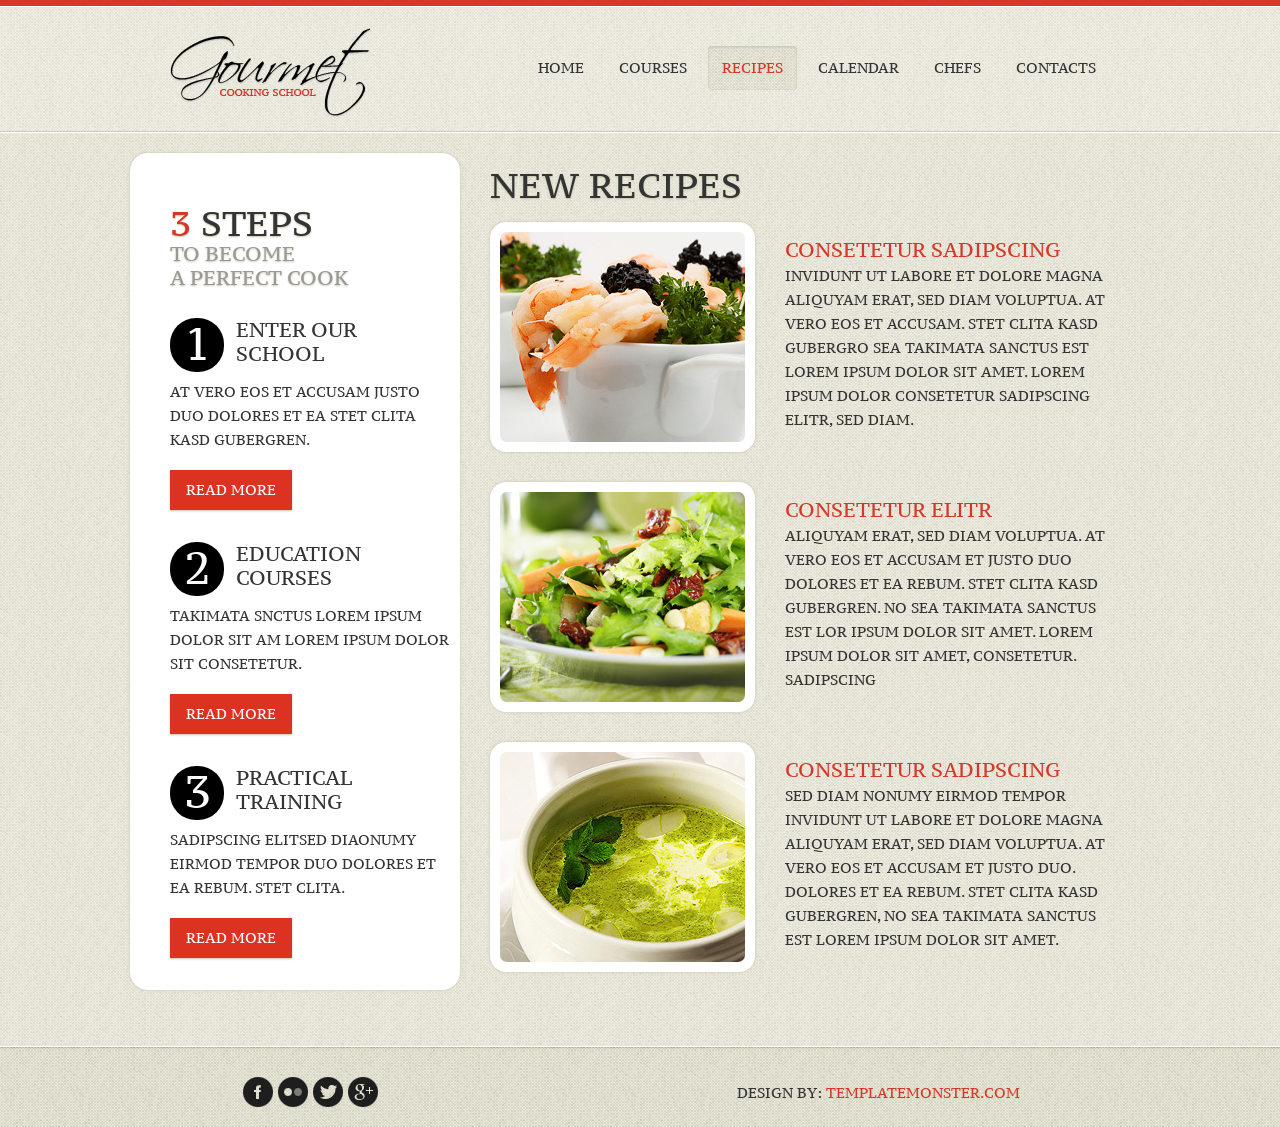
<file: theme/recipes.html>
<!DOCTYPE html>
<html lang="en">
<head>
<title>Gourmet Cooking School | Recipes</title>
<meta charset="utf-8">
<link rel="stylesheet" href="css/reset.css" type="text/css" media="screen">
<link rel="stylesheet" href="css/style.css" type="text/css" media="screen">
<link rel="stylesheet" href="css/grid.css" type="text/css" media="screen">
<link rel="icon" href="images/favicon.ico" type="image/x-icon">
<link rel="shortcut icon" href="images/favicon.ico" type="image/x-icon">
<link href="http://fonts.googleapis.com/css?family=PT+Serif+Caption:400,400italic" rel="stylesheet" type="text/css">
<script src="js/jquery-1.7.1.min.js" ></script>
<script src="js/superfish.js"></script>
<!--[if lt IE 9]>
<script src="js/html5.js"></script>
<link rel="stylesheet" href="css/ie.css"> 
<link href="http://fonts.googleapis.com/css?family=PT+Serif+Caption:400" rel="stylesheet" type="text/css">
<link href="http://fonts.googleapis.com/css?family=PT+Serif+Caption:400italic" rel="stylesheet" type="text/css">
<![endif]-->
</head>
<body>
<header>
  <div class="line-top"></div>
  <div class="main">
    <div class="row-top">
      <h1><a href="index.html"><img alt="" src="images/logo.png"></a></h1>
      <nav>
        <ul class="sf-menu">
          <li><a href="index.html">Home</a></li>
          <li><a href="courses.html">Courses</a> </li>
          <li class="active"><a href="recipes.html">Recipes</a>
            <ul>
              <li><a href="#">dolores et</a></li>
              <li><a href="#">lorem ipsum dolo </a>
              <li><a href="#">sanctus est</a></li>
            </ul>
          </li>
          <li><a href="calendar.html">Calendar</a> </li>
          <li><a href="chefs.html">Chefs</a> </li>
          <li><a href="contacts.html">Contacts</a> </li>
        </ul>
      </nav>
      <div class="clear"></div>
    </div>
  </div>
</header>
<section id="content">
  <div class="border-horiz"></div>
  <div class="container_12">
    <article class="side-bar extra">
      <h3><strong>3</strong> Steps <em>To become<br>
        a perfect cook</em> </h3>
      <ul class="list-dropcap1">
        <li>
          <div class="wrapper">
            <div class="dropcap">1</div>
            <h4>Enter our <br>
              school</h4>
          </div>
          <p>At vero eos et accusam justo duo dolores et ea Stet clita kasd gubergren.</p>
          <a href="#" class="btn">Read more</a> </li>
        <li>
          <div class="wrapper">
            <div class="dropcap">2</div>
            <h4>Education
              Courses</h4>
          </div>
          <p>takimata snctus Lorem ipsum dolor sit am Lorem ipsum dolor sit consetetur.</p>
          <a href="#" class="btn">Read more</a> </li>
        <li>
          <div class="wrapper">
            <div class="dropcap">3</div>
            <h4>Practical
              Training</h4>
          </div>
          <p>sadipscing elitsed diaonumy eirmod tempor duo dolores et ea rebum. Stet clita.</p>
          <a href="#" class="btn">Read more</a> </li>
      </ul>
    </article>
    <article class="grid_8">
      <h3>New Recipes</h3>
      <ul class="list-recipes">
        <li>
          <figure class="box-img"><img src="images/page3-img1.jpg" alt=""></figure>
          <div class="overflow">
            <h4>consetetur sadipscing</h4>
            <p>invidunt ut labore et dolore magna aliquyam erat, sed diam voluptua. At vero eos et accusam. Stet clita kasd gubergro sea takimata sanctus est Lorem ipsum dolor sit amet. Lorem ipsum dolor consetetur sadipscing elitr, sed diam.</p>
          </div>
          <div class="clear"></div>
        </li>
        <li>
          <figure class="box-img"><img src="images/page3-img2.jpg" alt=""></figure>
          <div class="overflow">
            <h4>consetetur elitr</h4>
            <p>aliquyam erat, sed diam voluptua. At vero eos et accusam et justo duo dolores et ea rebum. Stet clita kasd gubergren. no sea takimata sanctus est Lor ipsum dolor sit amet. Lorem ipsum dolor sit amet, consetetur. sadipscing</p>
          </div>
          <div class="clear"></div>
        </li>
        <li>
          <figure class="box-img"><img src="images/page3-img3.jpg" alt=""></figure>
          <div class="overflow">
            <h4>consetetur sadipscing</h4>
            <p>sed diam nonumy eirmod tempor invidunt ut labore et dolore magna aliquyam erat, sed diam voluptua. At vero eos et accusam et justo duo. dolores et ea rebum. Stet clita kasd gubergren, no sea takimata sanctus est Lorem ipsum dolor sit amet.</p>
          </div>
          <div class="clear"></div>
        </li>
      </ul>
    </article>
    <div class="clear"></div>
  </div>
</section>
<footer>
  <div class="main">
    <ul class="soc-list">
      <li><a href="#"><img alt="" src="images/icon-1.png"></a></li>
      <li><a href="#"><img alt="" src="images/icon-2.png"></a></li>
      <li><a href="#"><img alt="" src="images/icon-3.png"></a></li>
      <li><a href="#"><img alt="" src="images/icon-4.png"></a></li>
    </ul>
    <div class="policy">Design by: <a href="http://www.templatemonster.com">TemplateMonster.com</a> </div>
    <div class="clear"></div>
  </div>
</footer>
</body>
</html>
</file>
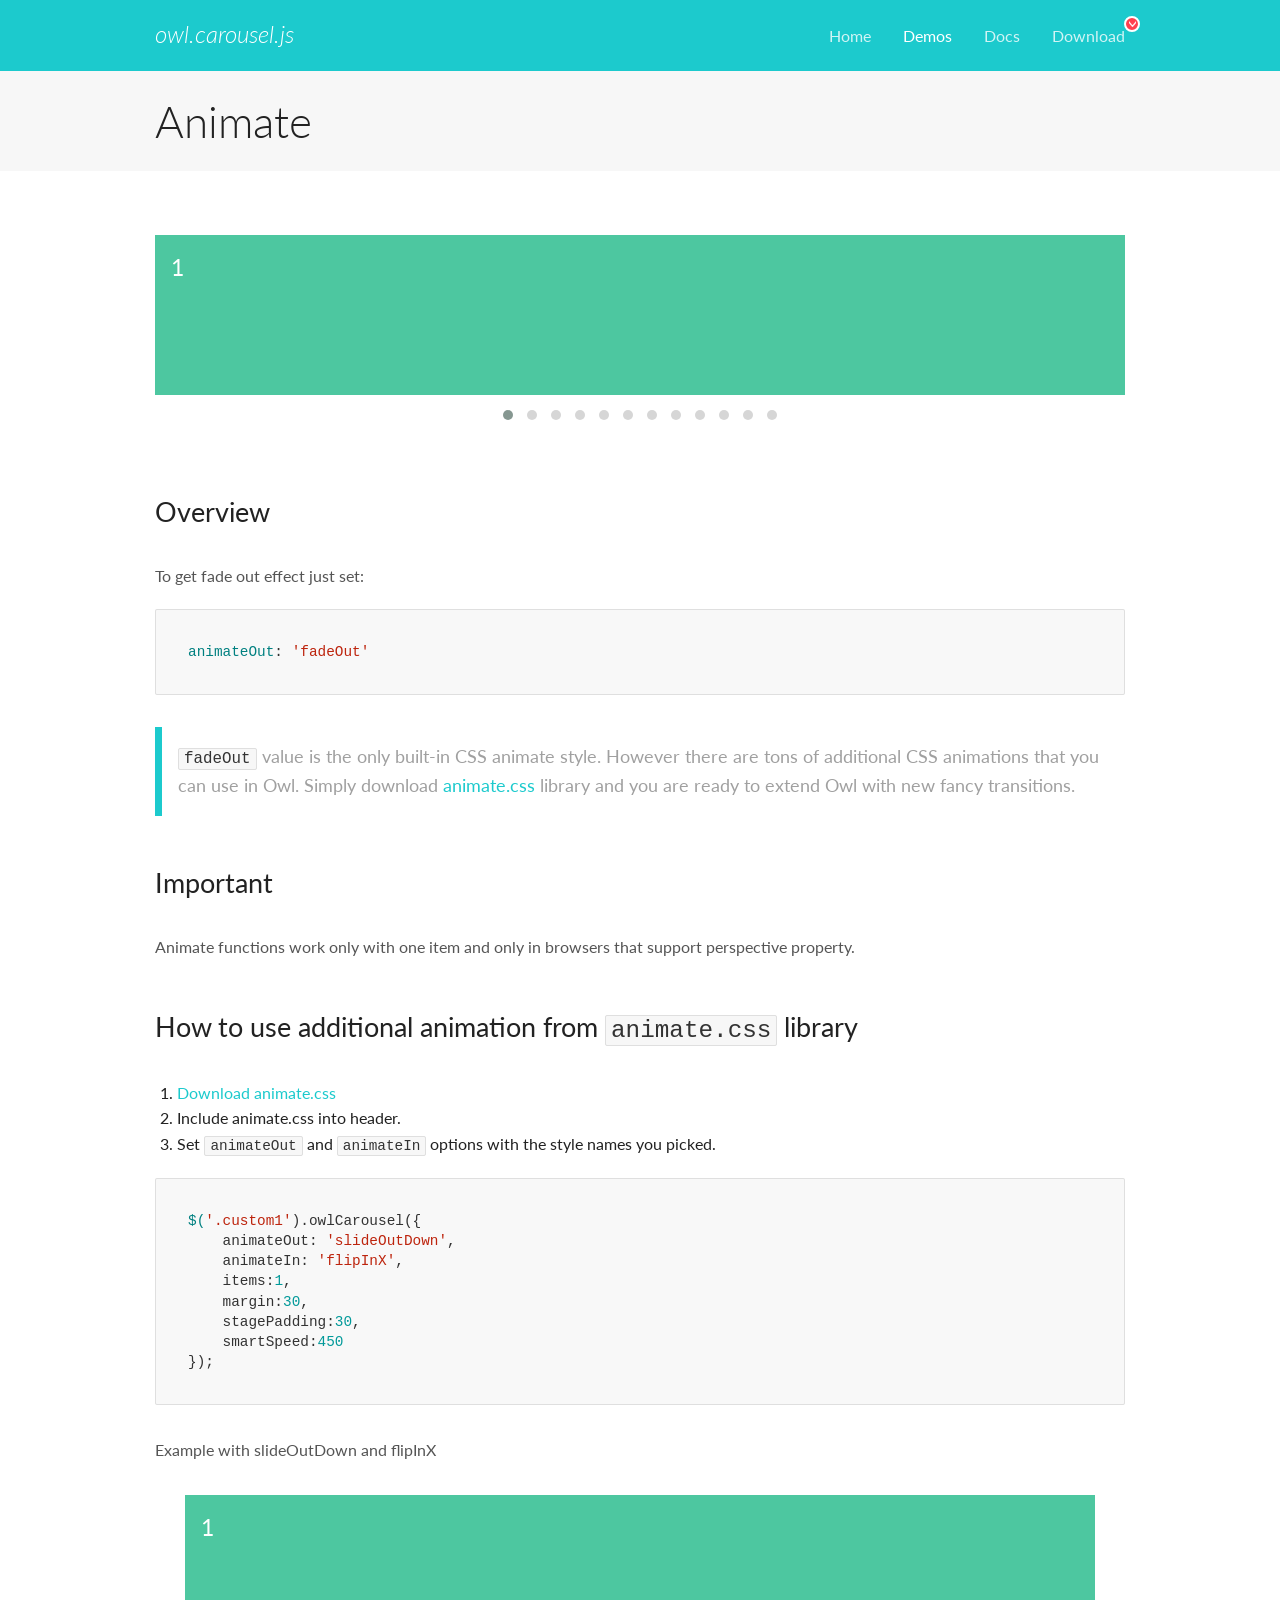
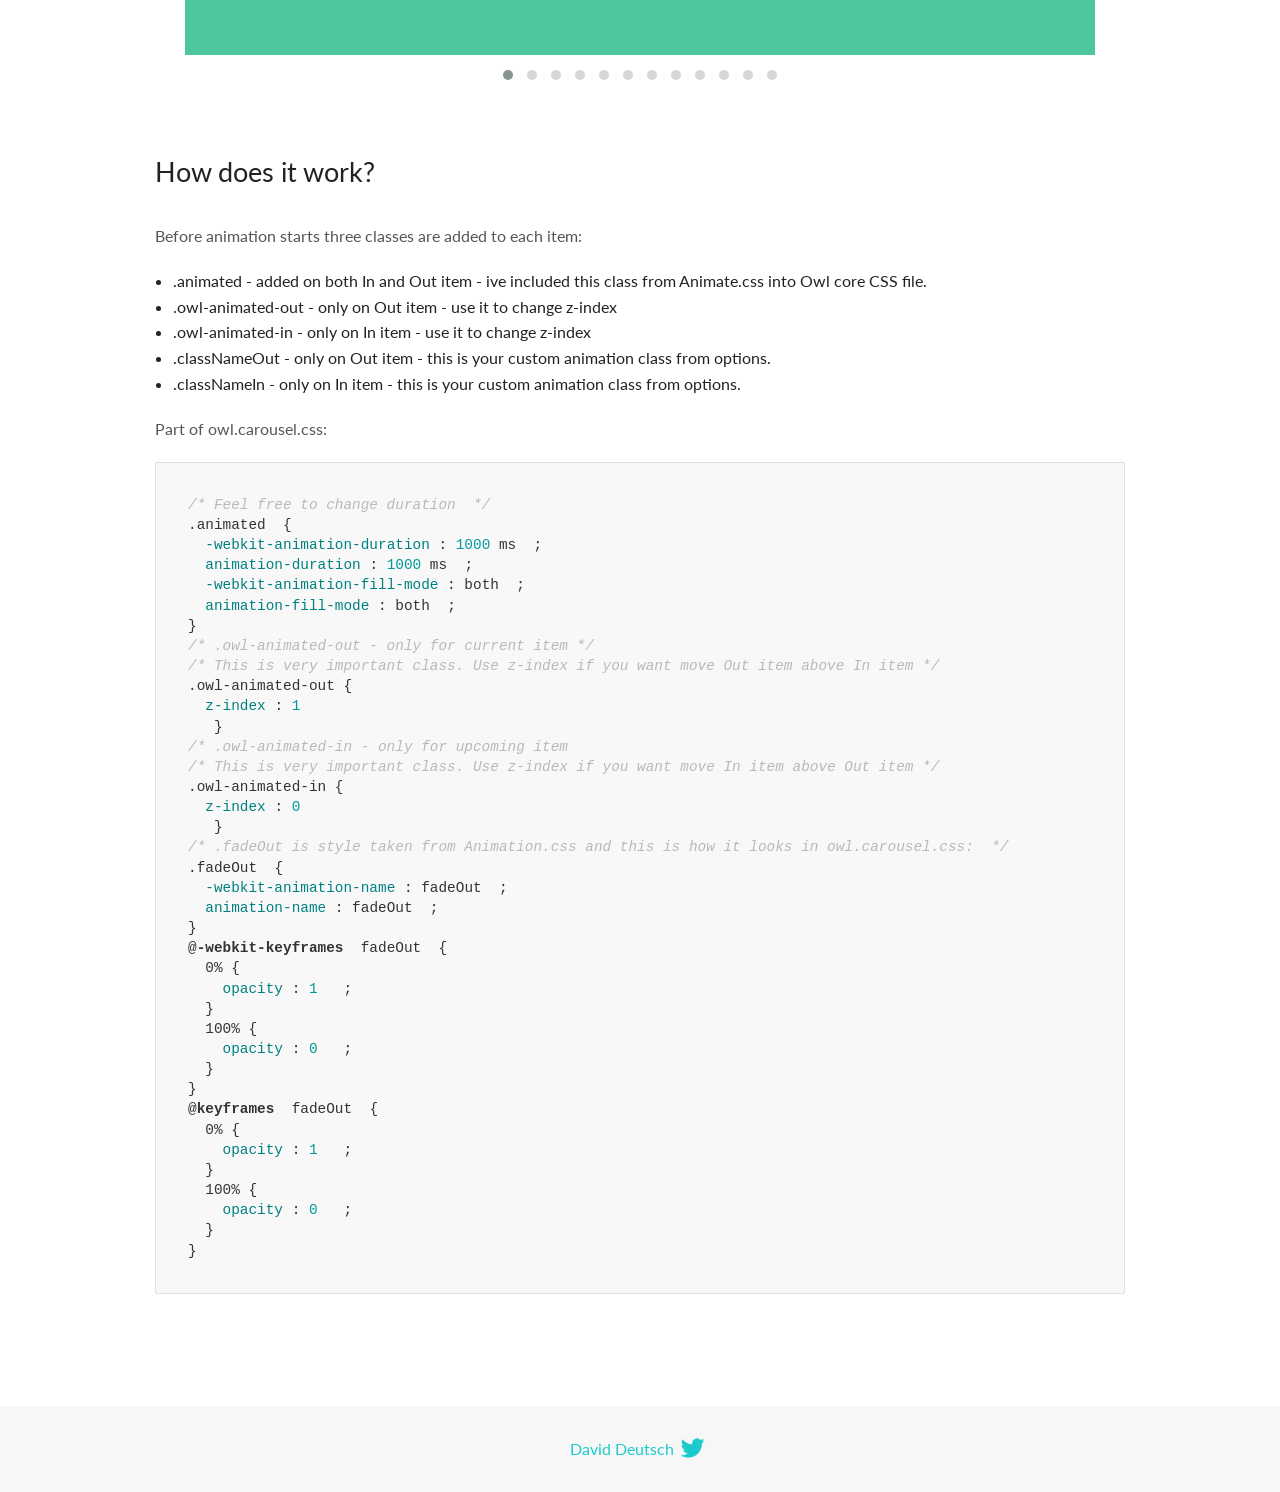
<file: view/web/owl-carousel/docs/demos/animate.html>
<!DOCTYPE html>
<html lang="en">
  <head>

    <!-- head -->
    <meta charset="utf-8">
    <meta name="msapplication-tap-highlight" content="no" />
    <meta name="viewport" content="width=device-width, initial-scale=1.0" />
    <meta name="description" content="Animate carousel">
    <meta name="author" content="David Deutsch">
    <title>
      Animate Demo | Owl Carousel | 2.3.4
    </title>

    <!-- Stylesheets -->
    <link href='https://fonts.googleapis.com/css?family=Lato:300,400,700,400italic,300italic' rel='stylesheet' type='text/css'>
    <link rel="stylesheet" href="../assets/css/docs.theme.min.css">

    <!-- Owl Stylesheets -->
    <link rel="stylesheet" href="../assets/owlcarousel/assets/owl.carousel.min.css">
    <link rel="stylesheet" href="../assets/owlcarousel/assets/owl.theme.default.min.css">

    <!-- HTML5 shim and Respond.js IE8 support of HTML5 elements and media queries -->

    <!--[if lt IE 9]>
      <script src="https://oss.maxcdn.com/libs/html5shiv/3.7.0/html5shiv.js"></script>
      <script src="https://oss.maxcdn.com/libs/respond.js/1.3.0/respond.min.js"></script>
    <![endif]-->

    <!-- Favicons -->
    <link rel="apple-touch-icon-precomposed" sizes="144x144" href="../assets/ico/apple-touch-icon-144-precomposed.png">
    <link rel="shortcut icon" href="../assets/ico/favicon.png">
    <link rel="shortcut icon" href="favicon.ico">

    <!-- Yeah i know js should not be in header. Its required for demos.-->

    <!-- javascript -->
    <script src="../assets/vendors/jquery.min.js"></script>
    <script src="../assets/owlcarousel/owl.carousel.js"></script>
  </head>
  <body>

    <!-- header -->
    <header class="header">
      <div class="row">
        <div class="large-12 columns">
          <div class="brand left">
            <h3>
              <a href="/OwlCarousel2/">owl.carousel.js</a> 
            </h3>
          </div>
          <a id="toggle-nav" class="right">
            <span></span> <span></span> <span></span> 
          </a> 
          <div class="nav-bar">
            <ul class="clearfix">
              <li> <a href="/OwlCarousel2/index.html">Home</a>  </li>
              <li class="active">
                <a href="/OwlCarousel2/demos/demos.html">Demos</a> 
              </li>
              <li> <a href="/OwlCarousel2/docs/started-welcome.html">Docs</a>  </li>
              <li>
                <a href="https://github.com/OwlCarousel2/OwlCarousel2/archive/2.3.4.zip">Download</a> 
                <span class="download"></span> 
              </li>
            </ul>
          </div>
        </div>
      </div>
    </header>

    <!-- title -->
    <section class="title">
      <div class="row">
        <div class="large-12 columns">
          <h1>Animate</h1>
        </div>
      </div>
    </section>

    <!--  Demos -->
    <section id="demos">
      <div class="row">
        <div class="large-12 columns">
          <div class="fadeOut owl-carousel owl-theme">
            <div class="item">
              <h4>1</h4>
            </div>
            <div class="item">
              <h4>2</h4>
            </div>
            <div class="item">
              <h4>3</h4>
            </div>
            <div class="item">
              <h4>4</h4>
            </div>
            <div class="item">
              <h4>5</h4>
            </div>
            <div class="item">
              <h4>6</h4>
            </div>
            <div class="item">
              <h4>7</h4>
            </div>
            <div class="item">
              <h4>8</h4>
            </div>
            <div class="item">
              <h4>9</h4>
            </div>
            <div class="item">
              <h4>10</h4>
            </div>
            <div class="item">
              <h4>11</h4>
            </div>
            <div class="item">
              <h4>12</h4>
            </div>
          </div>
          <h3 id="overview">Overview</h3>
          <p>To get fade out effect just set:</p>
          <pre><code>animateOut: &#39;fadeOut&#39;</code></pre>
          <blockquote>
            <p><code>fadeOut</code> value is the only built-in CSS animate style. However there are tons of additional CSS animations that you can use in Owl. Simply download
              <a href="https://daneden.github.io/animate.css/">animate.css</a>  library and you are ready to extend Owl with new fancy transitions.</p>
          </blockquote>
          <h3 id="important">Important</h3>
          <p>Animate functions work only with one item and only in browsers that support perspective property.</p>
          <h3 id="how-to-use-additional-animation-from-animate-css-library">How to use additional animation from <code>animate.css</code> library</h3>
          <ol>
            <li> <a href="https://daneden.github.io/animate.css/">Download animate.css</a>  </li>
            <li>Include animate.css into header.</li>
            <li>Set <code>animateOut</code> and <code>animateIn</code> options with the style names you picked.</li>
          </ol>
          <pre><code>$(&#39;.custom1&#39;).owlCarousel({
    animateOut: &#39;slideOutDown&#39;,
    animateIn: &#39;flipInX&#39;,
    items:1,
    margin:30,
    stagePadding:30,
    smartSpeed:450
});</code></pre>
          <p>Example with slideOutDown and flipInX</p>
          <div class="custom1 owl-carousel owl-theme">
            <div class="item">
              <h4>1</h4>
            </div>
            <div class="item">
              <h4>2</h4>
            </div>
            <div class="item">
              <h4>3</h4>
            </div>
            <div class="item">
              <h4>4</h4>
            </div>
            <div class="item">
              <h4>5</h4>
            </div>
            <div class="item">
              <h4>6</h4>
            </div>
            <div class="item">
              <h4>7</h4>
            </div>
            <div class="item">
              <h4>8</h4>
            </div>
            <div class="item">
              <h4>9</h4>
            </div>
            <div class="item">
              <h4>10</h4>
            </div>
            <div class="item">
              <h4>11</h4>
            </div>
            <div class="item">
              <h4>12</h4>
            </div>
          </div>
          <h3 id="how-does-it-work-">How does it work?</h3>
          <p>Before animation starts three classes are added to each item:</p>
          <ul>
            <li>.animated - added on both In and Out item - ive included this class from Animate.css into Owl core CSS file.</li>
            <li>.owl-animated-out - only on Out item - use it to change z-index</li>
            <li>.owl-animated-in - only on In item - use it to change z-index</li>
            <li>.classNameOut - only on Out item - this is your custom animation class from options.</li>
            <li>.classNameIn - only on In item - this is your custom animation class from options.</li>
          </ul>
          <p>Part of owl.carousel.css:</p>
          <pre><code class="language-css"><span class="comment">/* Feel free to change duration  */</span> 
<span class="class">.animated</span>  <span class="rules">{
  <span class="rule"><span class="attribute">-webkit-animation-duration</span> :<span class="value"> <span class="number">1000</span> ms</span> </span> ;
  <span class="rule"><span class="attribute">animation-duration</span> :<span class="value"> <span class="number">1000</span> ms</span> </span> ;
  <span class="rule"><span class="attribute">-webkit-animation-fill-mode</span> :<span class="value"> both</span> </span> ;
  <span class="rule"><span class="attribute">animation-fill-mode</span> :<span class="value"> both</span> </span> ;
<span class="rule">}</span> </span> 
<span class="comment">/* .owl-animated-out - only for current item */</span> 
<span class="comment">/* This is very important class. Use z-index if you want move Out item above In item */</span> 
<span class="class">.owl-animated-out</span> <span class="rules">{
  <span class="rule"><span class="attribute">z-index</span> :<span class="value"> <span class="number">1</span> 
</span> </span> </span> }
<span class="comment">/* .owl-animated-in - only for upcoming item
/* This is very important class. Use z-index if you want move In item above Out item */</span> 
<span class="class">.owl-animated-in</span> <span class="rules">{
  <span class="rule"><span class="attribute">z-index</span> :<span class="value"> <span class="number">0</span> 
</span> </span> </span> }
<span class="comment">/* .fadeOut is style taken from Animation.css and this is how it looks in owl.carousel.css:  */</span> 
<span class="class">.fadeOut</span>  <span class="rules">{
  <span class="rule"><span class="attribute">-webkit-animation-name</span> :<span class="value"> fadeOut</span> </span> ;
  <span class="rule"><span class="attribute">animation-name</span> :<span class="value"> fadeOut</span> </span> ;
<span class="rule">}</span> </span> 
<span class="at_rule">@<span class="keyword">-webkit-keyframes</span>  fadeOut </span> {
  0% <span class="rules">{
    <span class="rule"><span class="attribute">opacity</span> :<span class="value"> <span class="number">1</span> </span> </span> ;
  <span class="rule">}</span> </span> 
  100% <span class="rules">{
    <span class="rule"><span class="attribute">opacity</span> :<span class="value"> <span class="number">0</span> </span> </span> ;
  <span class="rule">}</span> </span> 
}
<span class="at_rule">@<span class="keyword">keyframes</span>  fadeOut </span> {
  0% <span class="rules">{
    <span class="rule"><span class="attribute">opacity</span> :<span class="value"> <span class="number">1</span> </span> </span> ;
  <span class="rule">}</span> </span> 
  100% <span class="rules">{
    <span class="rule"><span class="attribute">opacity</span> :<span class="value"> <span class="number">0</span> </span> </span> ;
  <span class="rule">}</span> </span> 
}</code></pre>
          <link rel="stylesheet" href="../assets/css/animate.css">
          <script>
            jQuery(document).ready(function($) {
              $('.fadeOut').owlCarousel({
                items: 1,
                animateOut: 'fadeOut',
                loop: true,
                margin: 10,
              });
              $('.custom1').owlCarousel({
                animateOut: 'slideOutDown',
                animateIn: 'flipInX',
                items: 1,
                margin: 30,
                stagePadding: 30,
                smartSpeed: 450
              });
            });
          </script>
        </div>
      </div>
    </section>

    <!-- footer -->
    <footer class="footer">
      <div class="row">
        <div class="large-12 columns">
          <h5>
            <a href="/OwlCarousel2/docs/support-contact.html">David Deutsch</a> 
            <a id="custom-tweet-button" href="https://twitter.com/share?url=https://github.com/OwlCarousel2/OwlCarousel2&text=Owl Carousel - This is so awesome! " target="_blank"></a> 
          </h5>
        </div>
      </div>
    </footer>

    <!-- vendors -->
    <script src="../assets/vendors/highlight.js"></script>
    <script src="../assets/js/app.js"></script>
  </body>
</html>
</file>
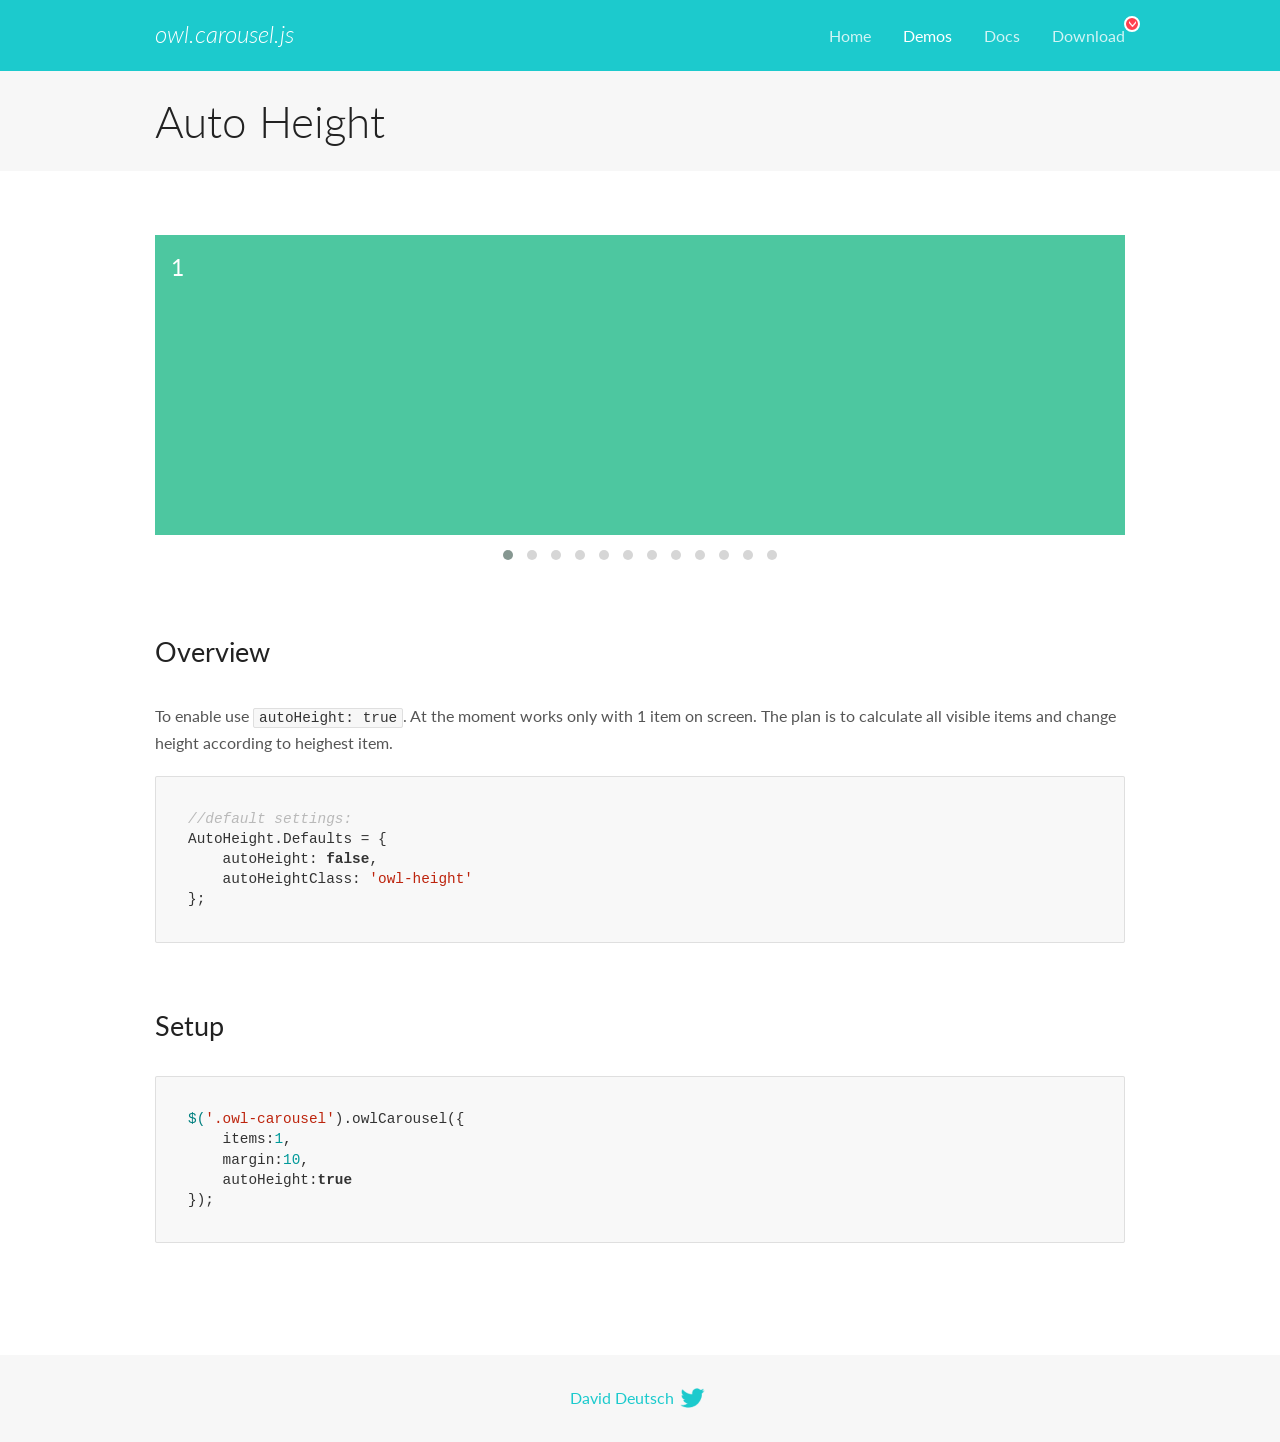
<file: view/web/owl-carousel/docs/demos/autoheight.html>
<!DOCTYPE html>
<html lang="en">
  <head>

    <!-- head -->
    <meta charset="utf-8">
    <meta name="msapplication-tap-highlight" content="no" />
    <meta name="viewport" content="width=device-width, initial-scale=1.0" />
    <meta name="description" content="autoHeight usage demo">
    <meta name="author" content="David Deutsch">
    <title>
      Auto Height Demo | Owl Carousel | 2.3.4
    </title>

    <!-- Stylesheets -->
    <link href='https://fonts.googleapis.com/css?family=Lato:300,400,700,400italic,300italic' rel='stylesheet' type='text/css'>
    <link rel="stylesheet" href="../assets/css/docs.theme.min.css">

    <!-- Owl Stylesheets -->
    <link rel="stylesheet" href="../assets/owlcarousel/assets/owl.carousel.min.css">
    <link rel="stylesheet" href="../assets/owlcarousel/assets/owl.theme.default.min.css">

    <!-- HTML5 shim and Respond.js IE8 support of HTML5 elements and media queries -->

    <!--[if lt IE 9]>
      <script src="https://oss.maxcdn.com/libs/html5shiv/3.7.0/html5shiv.js"></script>
      <script src="https://oss.maxcdn.com/libs/respond.js/1.3.0/respond.min.js"></script>
    <![endif]-->

    <!-- Favicons -->
    <link rel="apple-touch-icon-precomposed" sizes="144x144" href="../assets/ico/apple-touch-icon-144-precomposed.png">
    <link rel="shortcut icon" href="../assets/ico/favicon.png">
    <link rel="shortcut icon" href="favicon.ico">

    <!-- Yeah i know js should not be in header. Its required for demos.-->

    <!-- javascript -->
    <script src="../assets/vendors/jquery.min.js"></script>
    <script src="../assets/owlcarousel/owl.carousel.js"></script>
  </head>
  <body>

    <!-- header -->
    <header class="header">
      <div class="row">
        <div class="large-12 columns">
          <div class="brand left">
            <h3>
              <a href="/OwlCarousel2/">owl.carousel.js</a> 
            </h3>
          </div>
          <a id="toggle-nav" class="right">
            <span></span> <span></span> <span></span> 
          </a> 
          <div class="nav-bar">
            <ul class="clearfix">
              <li> <a href="/OwlCarousel2/index.html">Home</a>  </li>
              <li class="active">
                <a href="/OwlCarousel2/demos/demos.html">Demos</a> 
              </li>
              <li> <a href="/OwlCarousel2/docs/started-welcome.html">Docs</a>  </li>
              <li>
                <a href="https://github.com/OwlCarousel2/OwlCarousel2/archive/2.3.4.zip">Download</a> 
                <span class="download"></span> 
              </li>
            </ul>
          </div>
        </div>
      </div>
    </header>

    <!-- title -->
    <section class="title">
      <div class="row">
        <div class="large-12 columns">
          <h1>Auto Height</h1>
        </div>
      </div>
    </section>

    <!--  Demos -->
    <section id="demos">
      <div class="row">
        <div class="large-12 columns">
          <div class="owl-carousel owl-theme">
            <div class="item" style="height:300px">
              <h4>1</h4>
            </div>
            <div class="item" style="height:100px">
              <h4>2</h4>
            </div>
            <div class="item" style="height:500px">
              <h4>3</h4>
            </div>
            <div class="item" style="height:250px">
              <h4>4</h4>
            </div>
            <div class="item" style="height:400px">
              <h4>5</h4>
            </div>
            <div class="item" style="height:500px">
              <h4>6</h4>
            </div>
            <div class="item" style="height:600px">
              <h4>7</h4>
            </div>
            <div class="item" style="height:400px">
              <h4>8</h4>
            </div>
            <div class="item" style="height:300px">
              <h4>9</h4>
            </div>
            <div class="item" style="height:350px">
              <h4>10</h4>
            </div>
            <div class="item" style="height:200px">
              <h4>11</h4>
            </div>
            <div class="item" style="height:150px">
              <h4>12</h4>
            </div>
          </div>
          <h3 id="overview">Overview</h3>
          <p>To enable use <code>autoHeight: true</code>. At the moment works only with 1 item on screen. The plan is to calculate all visible items and change height according to heighest item.</p>
          <pre><code>//default settings:
AutoHeight.Defaults = {
    autoHeight: false,
    autoHeightClass: &#39;owl-height&#39;
};</code></pre>
          <h3 id="setup">Setup</h3>
          <pre><code>$(&#39;.owl-carousel&#39;).owlCarousel({
    items:1,
    margin:10,
    autoHeight:true
});</code></pre>
          <script>
            $(document).ready(function() {
              $('.owl-carousel').owlCarousel({
                items: 1,
                margin: 10,
                autoHeight: true
              });
            })
          </script>
        </div>
      </div>
    </section>

    <!-- footer -->
    <footer class="footer">
      <div class="row">
        <div class="large-12 columns">
          <h5>
            <a href="/OwlCarousel2/docs/support-contact.html">David Deutsch</a> 
            <a id="custom-tweet-button" href="https://twitter.com/share?url=https://github.com/OwlCarousel2/OwlCarousel2&text=Owl Carousel - This is so awesome! " target="_blank"></a> 
          </h5>
        </div>
      </div>
    </footer>

    <!-- vendors -->
    <script src="../assets/vendors/highlight.js"></script>
    <script src="../assets/js/app.js"></script>
  </body>
</html>
</file>
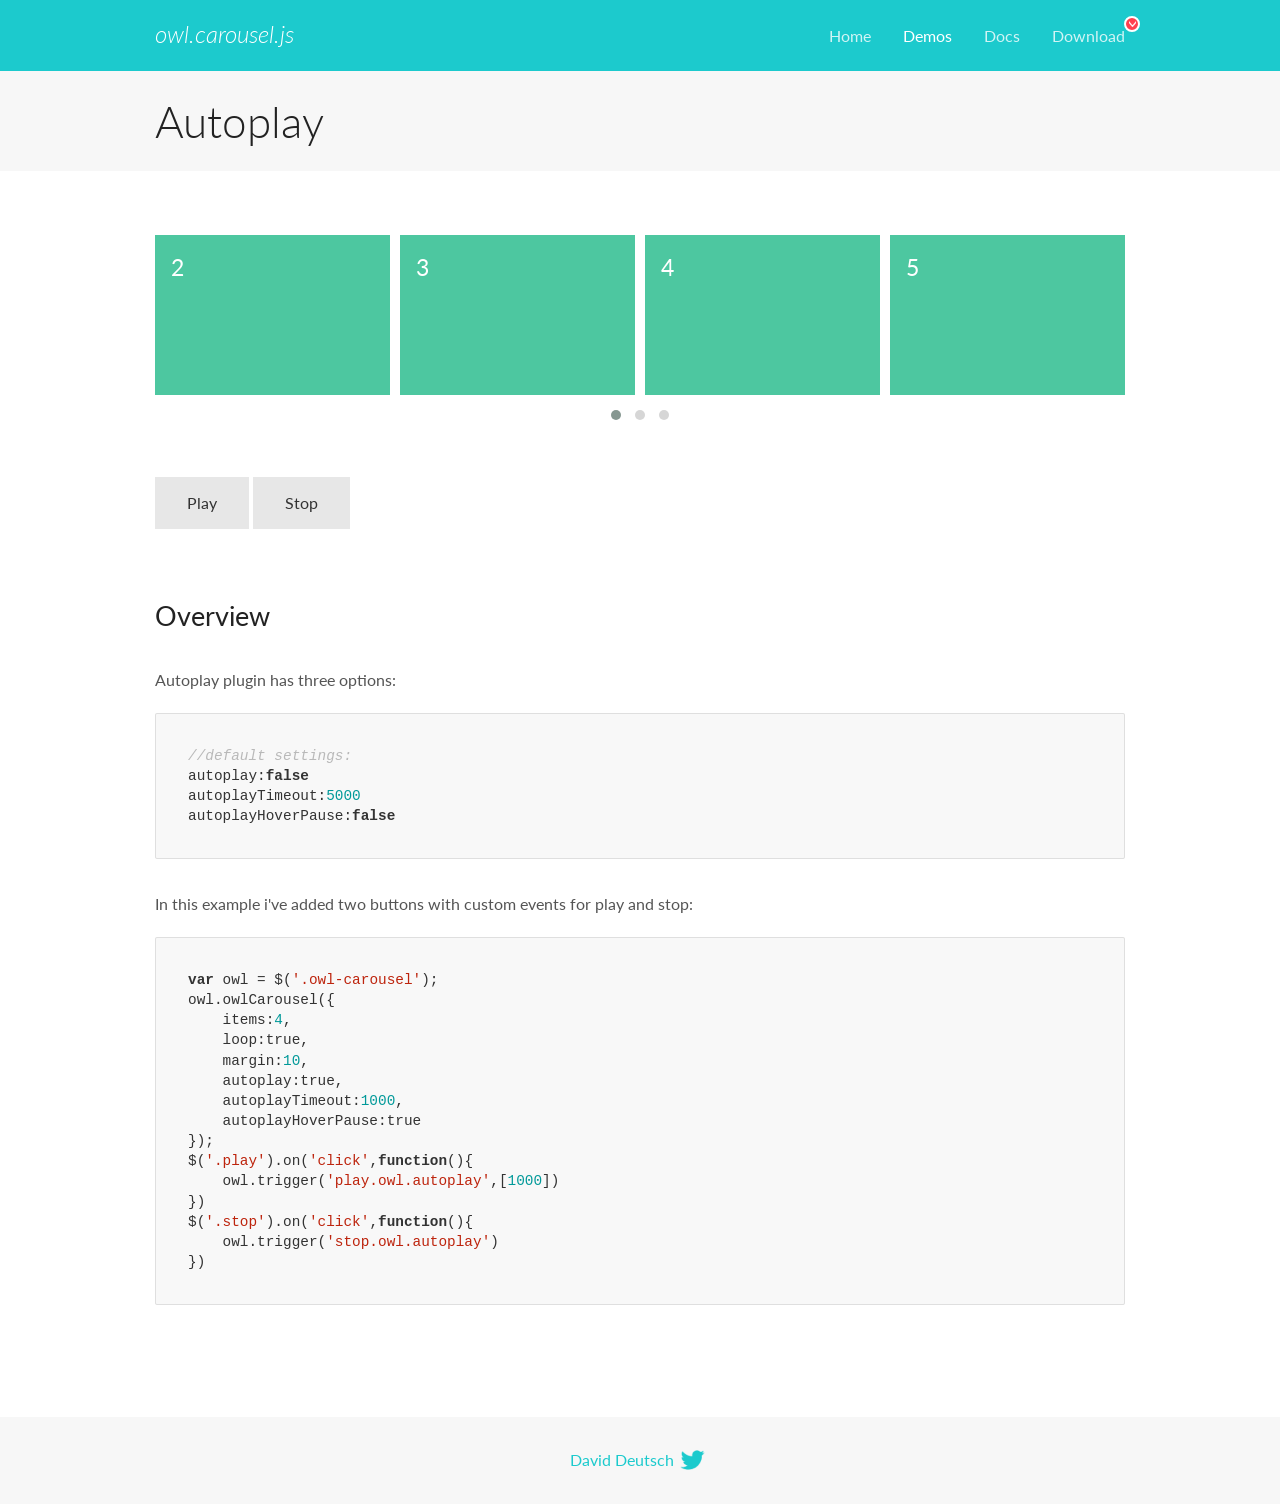
<file: view/web/owl-carousel/docs/demos/autoplay.html>
<!DOCTYPE html>
<html lang="en">
  <head>

    <!-- head -->
    <meta charset="utf-8">
    <meta name="msapplication-tap-highlight" content="no" />
    <meta name="viewport" content="width=device-width, initial-scale=1.0" />
    <meta name="description" content="Autoplay usage demo">
    <meta name="author" content="David Deutsch">
    <title>
      Autoplay Demo | Owl Carousel | 2.3.4
    </title>

    <!-- Stylesheets -->
    <link href='https://fonts.googleapis.com/css?family=Lato:300,400,700,400italic,300italic' rel='stylesheet' type='text/css'>
    <link rel="stylesheet" href="../assets/css/docs.theme.min.css">

    <!-- Owl Stylesheets -->
    <link rel="stylesheet" href="../assets/owlcarousel/assets/owl.carousel.min.css">
    <link rel="stylesheet" href="../assets/owlcarousel/assets/owl.theme.default.min.css">

    <!-- HTML5 shim and Respond.js IE8 support of HTML5 elements and media queries -->

    <!--[if lt IE 9]>
      <script src="https://oss.maxcdn.com/libs/html5shiv/3.7.0/html5shiv.js"></script>
      <script src="https://oss.maxcdn.com/libs/respond.js/1.3.0/respond.min.js"></script>
    <![endif]-->

    <!-- Favicons -->
    <link rel="apple-touch-icon-precomposed" sizes="144x144" href="../assets/ico/apple-touch-icon-144-precomposed.png">
    <link rel="shortcut icon" href="../assets/ico/favicon.png">
    <link rel="shortcut icon" href="favicon.ico">

    <!-- Yeah i know js should not be in header. Its required for demos.-->

    <!-- javascript -->
    <script src="../assets/vendors/jquery.min.js"></script>
    <script src="../assets/owlcarousel/owl.carousel.js"></script>
  </head>
  <body>

    <!-- header -->
    <header class="header">
      <div class="row">
        <div class="large-12 columns">
          <div class="brand left">
            <h3>
              <a href="/OwlCarousel2/">owl.carousel.js</a> 
            </h3>
          </div>
          <a id="toggle-nav" class="right">
            <span></span> <span></span> <span></span> 
          </a> 
          <div class="nav-bar">
            <ul class="clearfix">
              <li> <a href="/OwlCarousel2/index.html">Home</a>  </li>
              <li class="active">
                <a href="/OwlCarousel2/demos/demos.html">Demos</a> 
              </li>
              <li> <a href="/OwlCarousel2/docs/started-welcome.html">Docs</a>  </li>
              <li>
                <a href="https://github.com/OwlCarousel2/OwlCarousel2/archive/2.3.4.zip">Download</a> 
                <span class="download"></span> 
              </li>
            </ul>
          </div>
        </div>
      </div>
    </header>

    <!-- title -->
    <section class="title">
      <div class="row">
        <div class="large-12 columns">
          <h1>Autoplay</h1>
        </div>
      </div>
    </section>

    <!--  Demos -->
    <section id="demos">
      <div class="row">
        <div class="large-12 columns">
          <div class="owl-carousel owl-theme">
            <div class="item">
              <h4>1</h4>
            </div>
            <div class="item">
              <h4>2</h4>
            </div>
            <div class="item">
              <h4>3</h4>
            </div>
            <div class="item">
              <h4>4</h4>
            </div>
            <div class="item">
              <h4>5</h4>
            </div>
            <div class="item">
              <h4>6</h4>
            </div>
            <div class="item">
              <h4>7</h4>
            </div>
            <div class="item">
              <h4>8</h4>
            </div>
            <div class="item">
              <h4>9</h4>
            </div>
            <div class="item">
              <h4>10</h4>
            </div>
            <div class="item">
              <h4>11</h4>
            </div>
            <div class="item">
              <h4>12</h4>
            </div>
          </div>
          <a class="button secondary play">Play</a> 
          <a class="button secondary stop">Stop</a> 
          <h3 id="overview">Overview</h3>
          <p>Autoplay plugin has three options:</p>
          <pre><code>//default settings:
autoplay:false
autoplayTimeout:5000
autoplayHoverPause:false</code></pre>
          <p>In this example i&#39;ve added two buttons with custom events for play and stop:</p>
          <pre><code>var owl = $(&#39;.owl-carousel&#39;);
owl.owlCarousel({
    items:4,
    loop:true,
    margin:10,
    autoplay:true,
    autoplayTimeout:1000,
    autoplayHoverPause:true
});
$(&#39;.play&#39;).on(&#39;click&#39;,function(){
    owl.trigger(&#39;play.owl.autoplay&#39;,[1000])
})
$(&#39;.stop&#39;).on(&#39;click&#39;,function(){
    owl.trigger(&#39;stop.owl.autoplay&#39;)
})</code></pre>
          <script>
            $(document).ready(function() {
              var owl = $('.owl-carousel');
              owl.owlCarousel({
                items: 4,
                loop: true,
                margin: 10,
                autoplay: true,
                autoplayTimeout: 1000,
                autoplayHoverPause: true
              });
              $('.play').on('click', function() {
                owl.trigger('play.owl.autoplay', [1000])
              })
              $('.stop').on('click', function() {
                owl.trigger('stop.owl.autoplay')
              })
            })
          </script>
        </div>
      </div>
    </section>

    <!-- footer -->
    <footer class="footer">
      <div class="row">
        <div class="large-12 columns">
          <h5>
            <a href="/OwlCarousel2/docs/support-contact.html">David Deutsch</a> 
            <a id="custom-tweet-button" href="https://twitter.com/share?url=https://github.com/OwlCarousel2/OwlCarousel2&text=Owl Carousel - This is so awesome! " target="_blank"></a> 
          </h5>
        </div>
      </div>
    </footer>

    <!-- vendors -->
    <script src="../assets/vendors/highlight.js"></script>
    <script src="../assets/js/app.js"></script>
  </body>
</html>
</file>
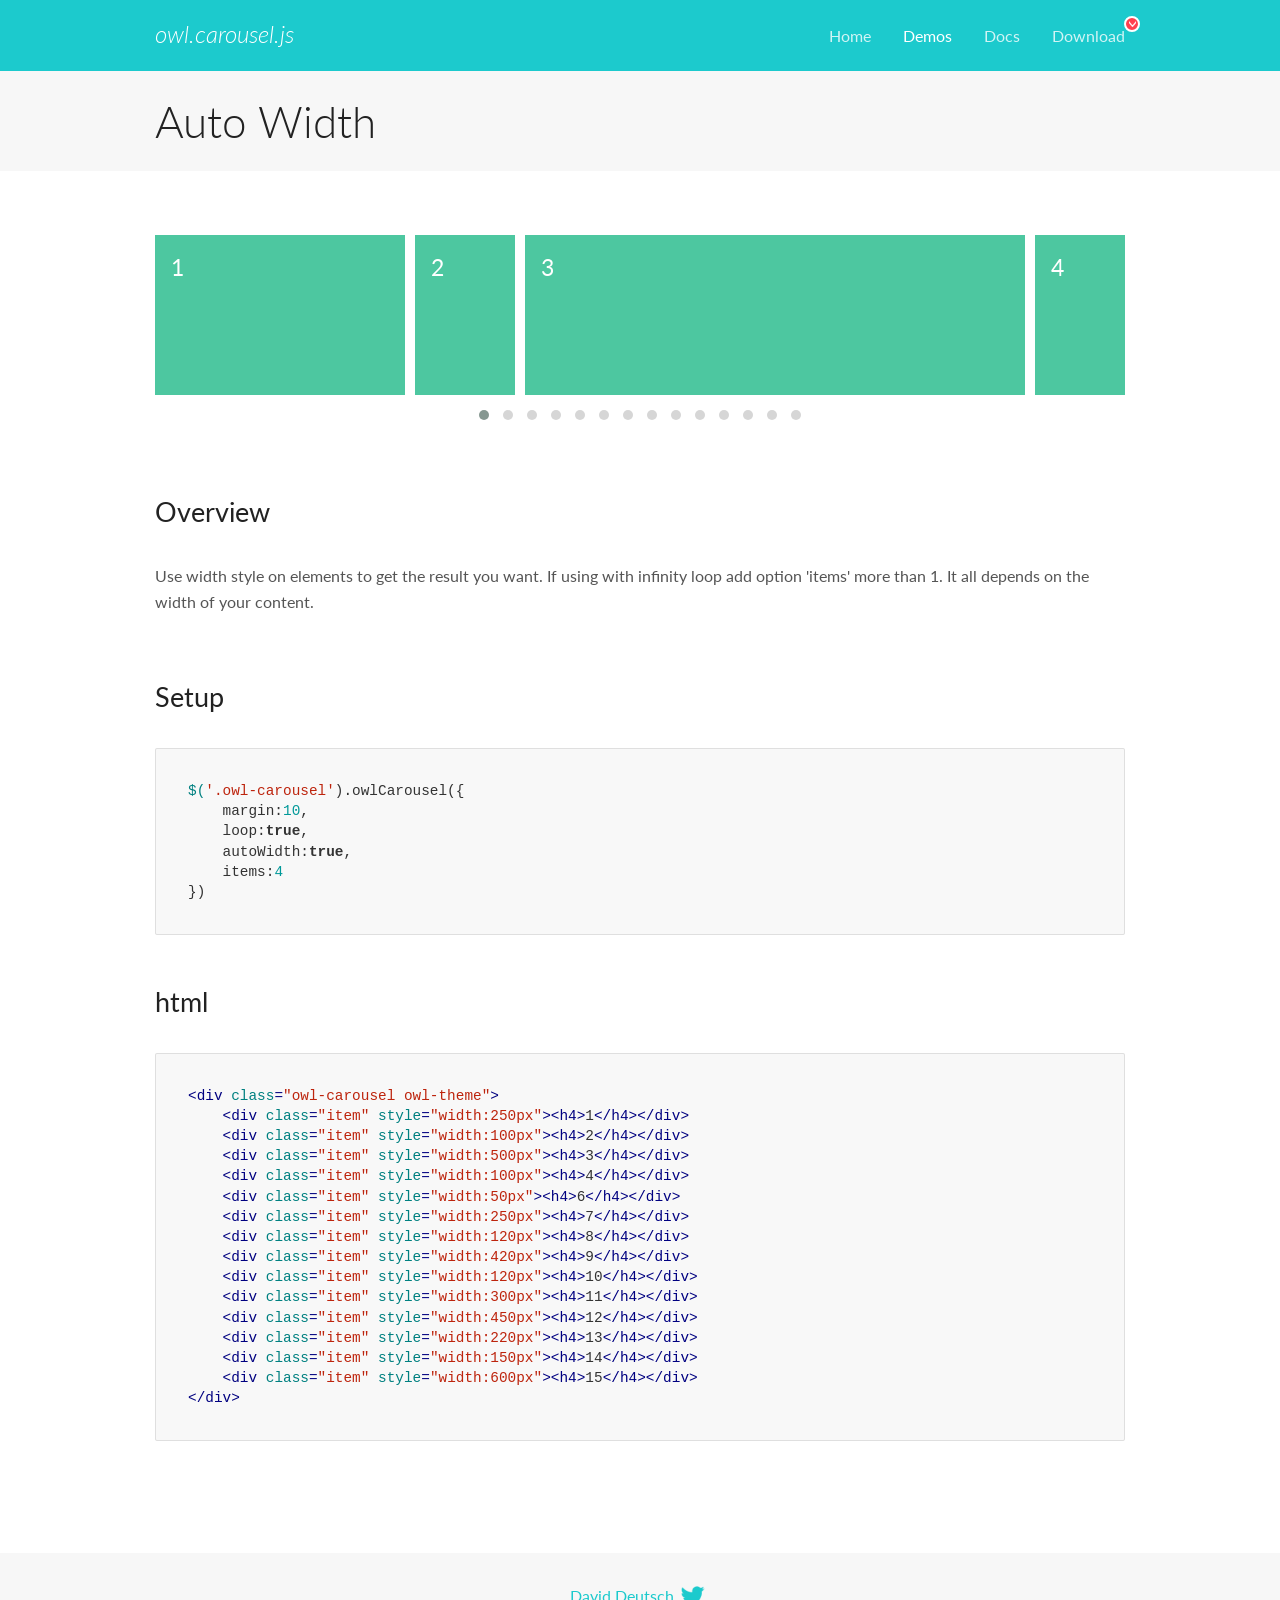
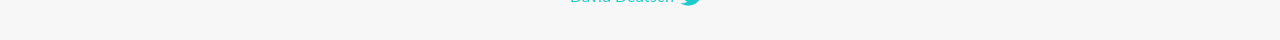
<file: view/web/owl-carousel/docs/demos/autowidth.html>
<!DOCTYPE html>
<html lang="en">
  <head>

    <!-- head -->
    <meta charset="utf-8">
    <meta name="msapplication-tap-highlight" content="no" />
    <meta name="viewport" content="width=device-width, initial-scale=1.0" />
    <meta name="description" content="Auto Width">
    <meta name="author" content="David Deutsch">
    <title>
      Auto Width Demo | Owl Carousel | 2.3.4
    </title>

    <!-- Stylesheets -->
    <link href='https://fonts.googleapis.com/css?family=Lato:300,400,700,400italic,300italic' rel='stylesheet' type='text/css'>
    <link rel="stylesheet" href="../assets/css/docs.theme.min.css">

    <!-- Owl Stylesheets -->
    <link rel="stylesheet" href="../assets/owlcarousel/assets/owl.carousel.min.css">
    <link rel="stylesheet" href="../assets/owlcarousel/assets/owl.theme.default.min.css">

    <!-- HTML5 shim and Respond.js IE8 support of HTML5 elements and media queries -->

    <!--[if lt IE 9]>
      <script src="https://oss.maxcdn.com/libs/html5shiv/3.7.0/html5shiv.js"></script>
      <script src="https://oss.maxcdn.com/libs/respond.js/1.3.0/respond.min.js"></script>
    <![endif]-->

    <!-- Favicons -->
    <link rel="apple-touch-icon-precomposed" sizes="144x144" href="../assets/ico/apple-touch-icon-144-precomposed.png">
    <link rel="shortcut icon" href="../assets/ico/favicon.png">
    <link rel="shortcut icon" href="favicon.ico">

    <!-- Yeah i know js should not be in header. Its required for demos.-->

    <!-- javascript -->
    <script src="../assets/vendors/jquery.min.js"></script>
    <script src="../assets/owlcarousel/owl.carousel.js"></script>
  </head>
  <body>

    <!-- header -->
    <header class="header">
      <div class="row">
        <div class="large-12 columns">
          <div class="brand left">
            <h3>
              <a href="/OwlCarousel2/">owl.carousel.js</a> 
            </h3>
          </div>
          <a id="toggle-nav" class="right">
            <span></span> <span></span> <span></span> 
          </a> 
          <div class="nav-bar">
            <ul class="clearfix">
              <li> <a href="/OwlCarousel2/index.html">Home</a>  </li>
              <li class="active">
                <a href="/OwlCarousel2/demos/demos.html">Demos</a> 
              </li>
              <li> <a href="/OwlCarousel2/docs/started-welcome.html">Docs</a>  </li>
              <li>
                <a href="https://github.com/OwlCarousel2/OwlCarousel2/archive/2.3.4.zip">Download</a> 
                <span class="download"></span> 
              </li>
            </ul>
          </div>
        </div>
      </div>
    </header>

    <!-- title -->
    <section class="title">
      <div class="row">
        <div class="large-12 columns">
          <h1>Auto Width</h1>
        </div>
      </div>
    </section>

    <!--  Demos -->
    <section id="demos">
      <div class="row">
        <div class="large-12 columns">
          <div class="owl-carousel owl-theme">
            <div class="item" style="width:250px">
              <h4>1</h4>
            </div>
            <div class="item" style="width:100px">
              <h4>2</h4>
            </div>
            <div class="item" style="width:500px">
              <h4>3</h4>
            </div>
            <div class="item" style="width:100px">
              <h4>4</h4>
            </div>
            <div class="item" style="width:50px">
              <h4>6</h4>
            </div>
            <div class="item" style="width:250px">
              <h4>7</h4>
            </div>
            <div class="item" style="width:120px">
              <h4>8</h4>
            </div>
            <div class="item" style="width:420px">
              <h4>9</h4>
            </div>
            <div class="item" style="width:120px">
              <h4>10</h4>
            </div>
            <div class="item" style="width:300px">
              <h4>11</h4>
            </div>
            <div class="item" style="width:450px">
              <h4>12</h4>
            </div>
            <div class="item" style="width:220px">
              <h4>13</h4>
            </div>
            <div class="item" style="width:150px">
              <h4>14</h4>
            </div>
            <div class="item" style="width:600px">
              <h4>15</h4>
            </div>
          </div>
          <h3 id="overview">Overview</h3>
          <p>Use width style on elements to get the result you want. If using with infinity loop add option &#39;items&#39; more than 1. It all depends on the width of your content.</p>
          <h3 id="setup">Setup</h3>
          <pre><code>$(&#39;.owl-carousel&#39;).owlCarousel({
    margin:10,
    loop:true,
    autoWidth:true,
    items:4
})</code></pre>
          <h3 id="html">html</h3>
          <pre><code>&lt;div class=&quot;owl-carousel owl-theme&quot;&gt;
    &lt;div class=&quot;item&quot; style=&quot;width:250px&quot;&gt;&lt;h4&gt;1&lt;/h4&gt;&lt;/div&gt;
    &lt;div class=&quot;item&quot; style=&quot;width:100px&quot;&gt;&lt;h4&gt;2&lt;/h4&gt;&lt;/div&gt;
    &lt;div class=&quot;item&quot; style=&quot;width:500px&quot;&gt;&lt;h4&gt;3&lt;/h4&gt;&lt;/div&gt;
    &lt;div class=&quot;item&quot; style=&quot;width:100px&quot;&gt;&lt;h4&gt;4&lt;/h4&gt;&lt;/div&gt;
    &lt;div class=&quot;item&quot; style=&quot;width:50px&quot;&gt;&lt;h4&gt;6&lt;/h4&gt;&lt;/div&gt;
    &lt;div class=&quot;item&quot; style=&quot;width:250px&quot;&gt;&lt;h4&gt;7&lt;/h4&gt;&lt;/div&gt;
    &lt;div class=&quot;item&quot; style=&quot;width:120px&quot;&gt;&lt;h4&gt;8&lt;/h4&gt;&lt;/div&gt;
    &lt;div class=&quot;item&quot; style=&quot;width:420px&quot;&gt;&lt;h4&gt;9&lt;/h4&gt;&lt;/div&gt;
    &lt;div class=&quot;item&quot; style=&quot;width:120px&quot;&gt;&lt;h4&gt;10&lt;/h4&gt;&lt;/div&gt;
    &lt;div class=&quot;item&quot; style=&quot;width:300px&quot;&gt;&lt;h4&gt;11&lt;/h4&gt;&lt;/div&gt;
    &lt;div class=&quot;item&quot; style=&quot;width:450px&quot;&gt;&lt;h4&gt;12&lt;/h4&gt;&lt;/div&gt;
    &lt;div class=&quot;item&quot; style=&quot;width:220px&quot;&gt;&lt;h4&gt;13&lt;/h4&gt;&lt;/div&gt;
    &lt;div class=&quot;item&quot; style=&quot;width:150px&quot;&gt;&lt;h4&gt;14&lt;/h4&gt;&lt;/div&gt;
    &lt;div class=&quot;item&quot; style=&quot;width:600px&quot;&gt;&lt;h4&gt;15&lt;/h4&gt;&lt;/div&gt;
&lt;/div&gt;</code></pre>
          <script>
            $(document).ready(function() {
              $('.owl-carousel').owlCarousel({
                margin: 10,
                loop: true,
                autoWidth: true,
                items: 4
              })
            })
          </script>
        </div>
      </div>
    </section>

    <!-- footer -->
    <footer class="footer">
      <div class="row">
        <div class="large-12 columns">
          <h5>
            <a href="/OwlCarousel2/docs/support-contact.html">David Deutsch</a> 
            <a id="custom-tweet-button" href="https://twitter.com/share?url=https://github.com/OwlCarousel2/OwlCarousel2&text=Owl Carousel - This is so awesome! " target="_blank"></a> 
          </h5>
        </div>
      </div>
    </footer>

    <!-- vendors -->
    <script src="../assets/vendors/highlight.js"></script>
    <script src="../assets/js/app.js"></script>
  </body>
</html>
</file>
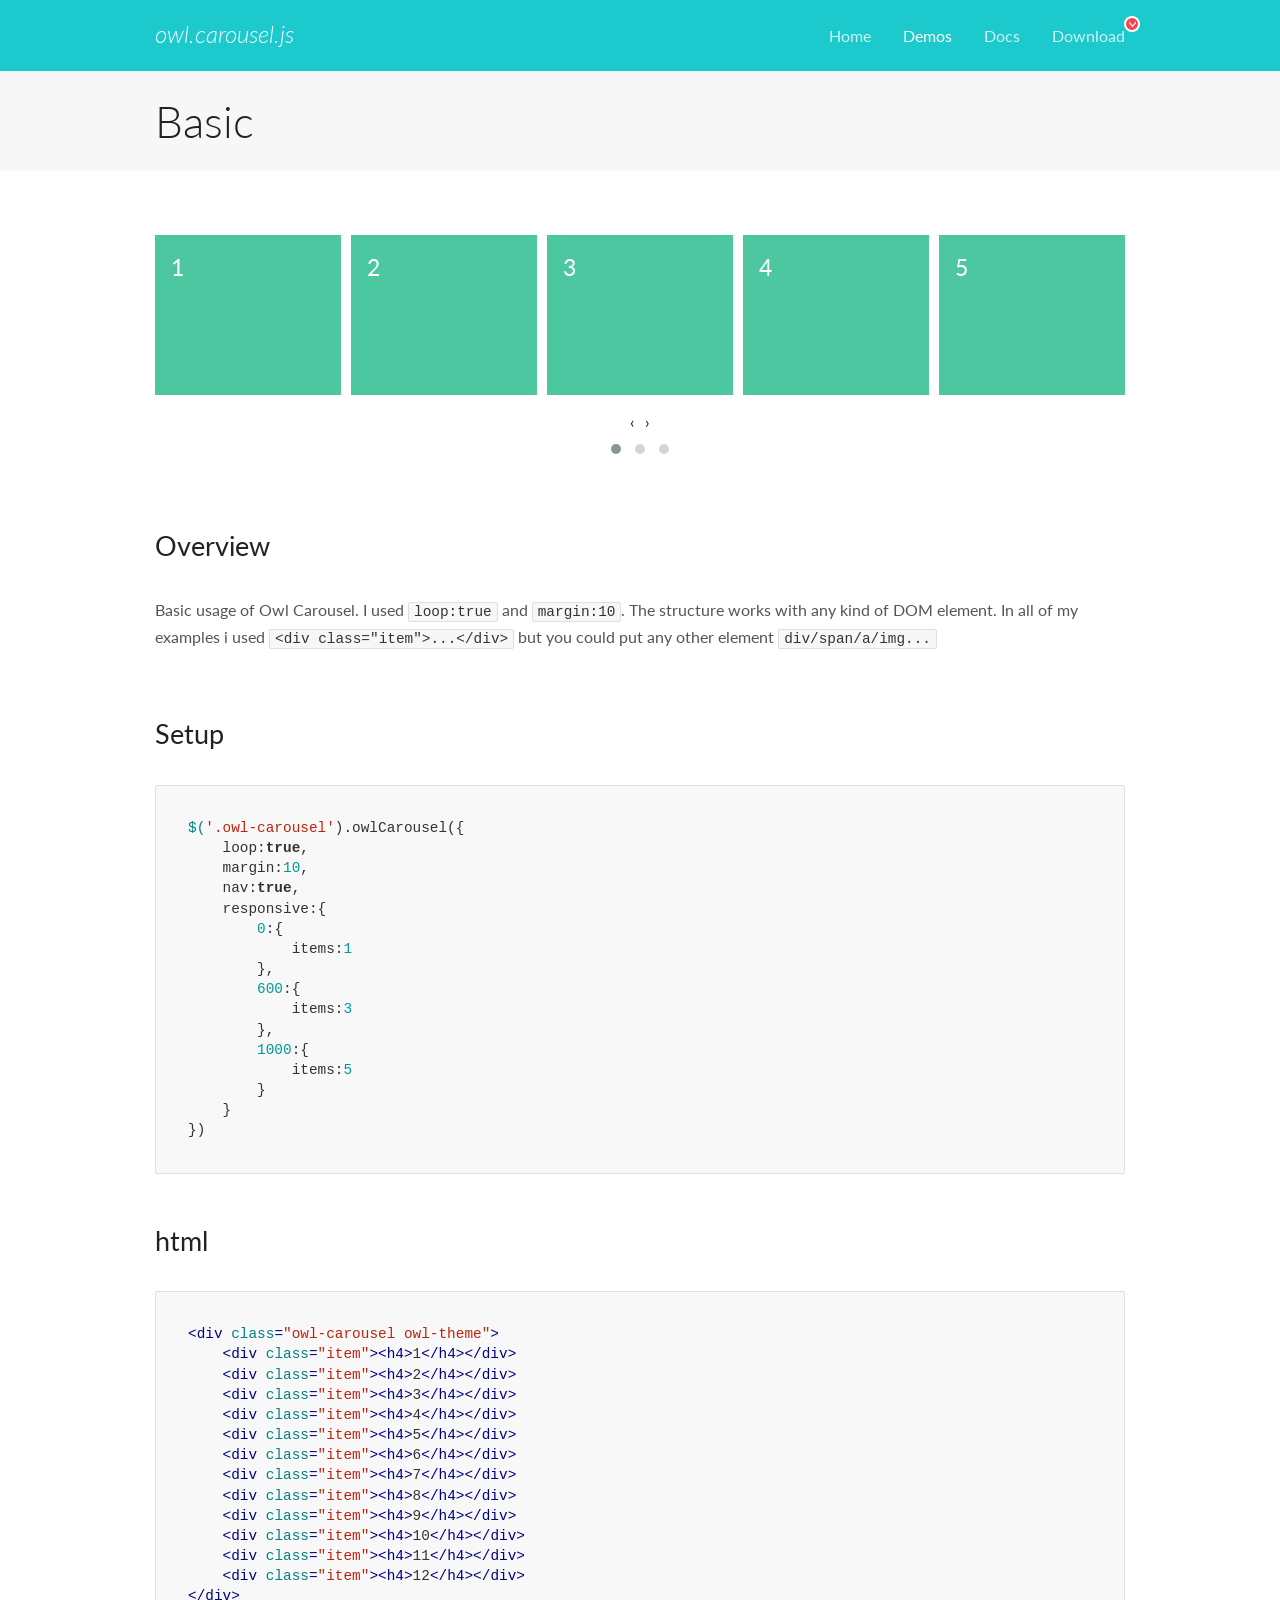
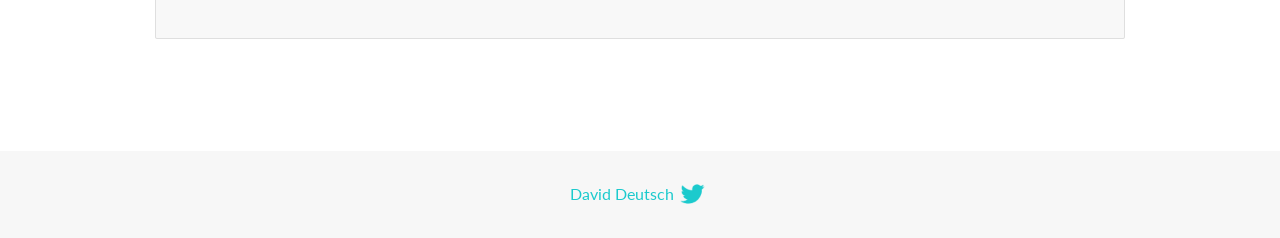
<file: view/web/owl-carousel/docs/demos/basic.html>
<!DOCTYPE html>
<html lang="en">
  <head>

    <!-- head -->
    <meta charset="utf-8">
    <meta name="msapplication-tap-highlight" content="no" />
    <meta name="viewport" content="width=device-width, initial-scale=1.0" />
    <meta name="description" content="Basic usage demo">
    <meta name="author" content="David Deutsch">
    <title>
      Basic Demo | Owl Carousel | 2.3.4
    </title>

    <!-- Stylesheets -->
    <link href='https://fonts.googleapis.com/css?family=Lato:300,400,700,400italic,300italic' rel='stylesheet' type='text/css'>
    <link rel="stylesheet" href="../assets/css/docs.theme.min.css">

    <!-- Owl Stylesheets -->
    <link rel="stylesheet" href="../assets/owlcarousel/assets/owl.carousel.min.css">
    <link rel="stylesheet" href="../assets/owlcarousel/assets/owl.theme.default.min.css">

    <!-- HTML5 shim and Respond.js IE8 support of HTML5 elements and media queries -->

    <!--[if lt IE 9]>
      <script src="https://oss.maxcdn.com/libs/html5shiv/3.7.0/html5shiv.js"></script>
      <script src="https://oss.maxcdn.com/libs/respond.js/1.3.0/respond.min.js"></script>
    <![endif]-->

    <!-- Favicons -->
    <link rel="apple-touch-icon-precomposed" sizes="144x144" href="../assets/ico/apple-touch-icon-144-precomposed.png">
    <link rel="shortcut icon" href="../assets/ico/favicon.png">
    <link rel="shortcut icon" href="favicon.ico">

    <!-- Yeah i know js should not be in header. Its required for demos.-->

    <!-- javascript -->
    <script src="../assets/vendors/jquery.min.js"></script>
    <script src="../assets/owlcarousel/owl.carousel.js"></script>
  </head>
  <body>

    <!-- header -->
    <header class="header">
      <div class="row">
        <div class="large-12 columns">
          <div class="brand left">
            <h3>
              <a href="/OwlCarousel2/">owl.carousel.js</a> 
            </h3>
          </div>
          <a id="toggle-nav" class="right">
            <span></span> <span></span> <span></span> 
          </a> 
          <div class="nav-bar">
            <ul class="clearfix">
              <li> <a href="/OwlCarousel2/index.html">Home</a>  </li>
              <li class="active">
                <a href="/OwlCarousel2/demos/demos.html">Demos</a> 
              </li>
              <li> <a href="/OwlCarousel2/docs/started-welcome.html">Docs</a>  </li>
              <li>
                <a href="https://github.com/OwlCarousel2/OwlCarousel2/archive/2.3.4.zip">Download</a> 
                <span class="download"></span> 
              </li>
            </ul>
          </div>
        </div>
      </div>
    </header>

    <!-- title -->
    <section class="title">
      <div class="row">
        <div class="large-12 columns">
          <h1>Basic</h1>
        </div>
      </div>
    </section>

    <!--  Demos -->
    <section id="demos">
      <div class="row">
        <div class="large-12 columns">
          <div class="owl-carousel owl-theme">
            <div class="item">
              <h4>1</h4>
            </div>
            <div class="item">
              <h4>2</h4>
            </div>
            <div class="item">
              <h4>3</h4>
            </div>
            <div class="item">
              <h4>4</h4>
            </div>
            <div class="item">
              <h4>5</h4>
            </div>
            <div class="item">
              <h4>6</h4>
            </div>
            <div class="item">
              <h4>7</h4>
            </div>
            <div class="item">
              <h4>8</h4>
            </div>
            <div class="item">
              <h4>9</h4>
            </div>
            <div class="item">
              <h4>10</h4>
            </div>
            <div class="item">
              <h4>11</h4>
            </div>
            <div class="item">
              <h4>12</h4>
            </div>
          </div>
          <h3 id="overview">Overview</h3>
          <p>Basic usage of Owl Carousel. I used <code>loop:true</code> and <code>margin:10</code>. The structure works with any kind of DOM element. In all of my examples i used <code>&lt;div class=&quot;item&quot;&gt;...&lt;/div&gt;</code> but you could
            put any other element <code>div/span/a/img...</code></p>
          <h3 id="setup">Setup</h3>
          <pre><code>$(&#39;.owl-carousel&#39;).owlCarousel({
    loop:true,
    margin:10,
    nav:true,
    responsive:{
        0:{
            items:1
        },
        600:{
            items:3
        },
        1000:{
            items:5
        }
    }
})</code></pre>
          <h3 id="html">html</h3>
          <pre><code>&lt;div class=&quot;owl-carousel owl-theme&quot;&gt;
    &lt;div class=&quot;item&quot;&gt;&lt;h4&gt;1&lt;/h4&gt;&lt;/div&gt;
    &lt;div class=&quot;item&quot;&gt;&lt;h4&gt;2&lt;/h4&gt;&lt;/div&gt;
    &lt;div class=&quot;item&quot;&gt;&lt;h4&gt;3&lt;/h4&gt;&lt;/div&gt;
    &lt;div class=&quot;item&quot;&gt;&lt;h4&gt;4&lt;/h4&gt;&lt;/div&gt;
    &lt;div class=&quot;item&quot;&gt;&lt;h4&gt;5&lt;/h4&gt;&lt;/div&gt;
    &lt;div class=&quot;item&quot;&gt;&lt;h4&gt;6&lt;/h4&gt;&lt;/div&gt;
    &lt;div class=&quot;item&quot;&gt;&lt;h4&gt;7&lt;/h4&gt;&lt;/div&gt;
    &lt;div class=&quot;item&quot;&gt;&lt;h4&gt;8&lt;/h4&gt;&lt;/div&gt;
    &lt;div class=&quot;item&quot;&gt;&lt;h4&gt;9&lt;/h4&gt;&lt;/div&gt;
    &lt;div class=&quot;item&quot;&gt;&lt;h4&gt;10&lt;/h4&gt;&lt;/div&gt;
    &lt;div class=&quot;item&quot;&gt;&lt;h4&gt;11&lt;/h4&gt;&lt;/div&gt;
    &lt;div class=&quot;item&quot;&gt;&lt;h4&gt;12&lt;/h4&gt;&lt;/div&gt;
&lt;/div&gt;</code></pre>
          <script>
            $(document).ready(function() {
              var owl = $('.owl-carousel');
              owl.owlCarousel({
                margin: 10,
                nav: true,
                loop: true,
                responsive: {
                  0: {
                    items: 1
                  },
                  600: {
                    items: 3
                  },
                  1000: {
                    items: 5
                  }
                }
              })
            })
          </script>
        </div>
      </div>
    </section>

    <!-- footer -->
    <footer class="footer">
      <div class="row">
        <div class="large-12 columns">
          <h5>
            <a href="/OwlCarousel2/docs/support-contact.html">David Deutsch</a> 
            <a id="custom-tweet-button" href="https://twitter.com/share?url=https://github.com/OwlCarousel2/OwlCarousel2&text=Owl Carousel - This is so awesome! " target="_blank"></a> 
          </h5>
        </div>
      </div>
    </footer>

    <!-- vendors -->
    <script src="../assets/vendors/highlight.js"></script>
    <script src="../assets/js/app.js"></script>
  </body>
</html>
</file>
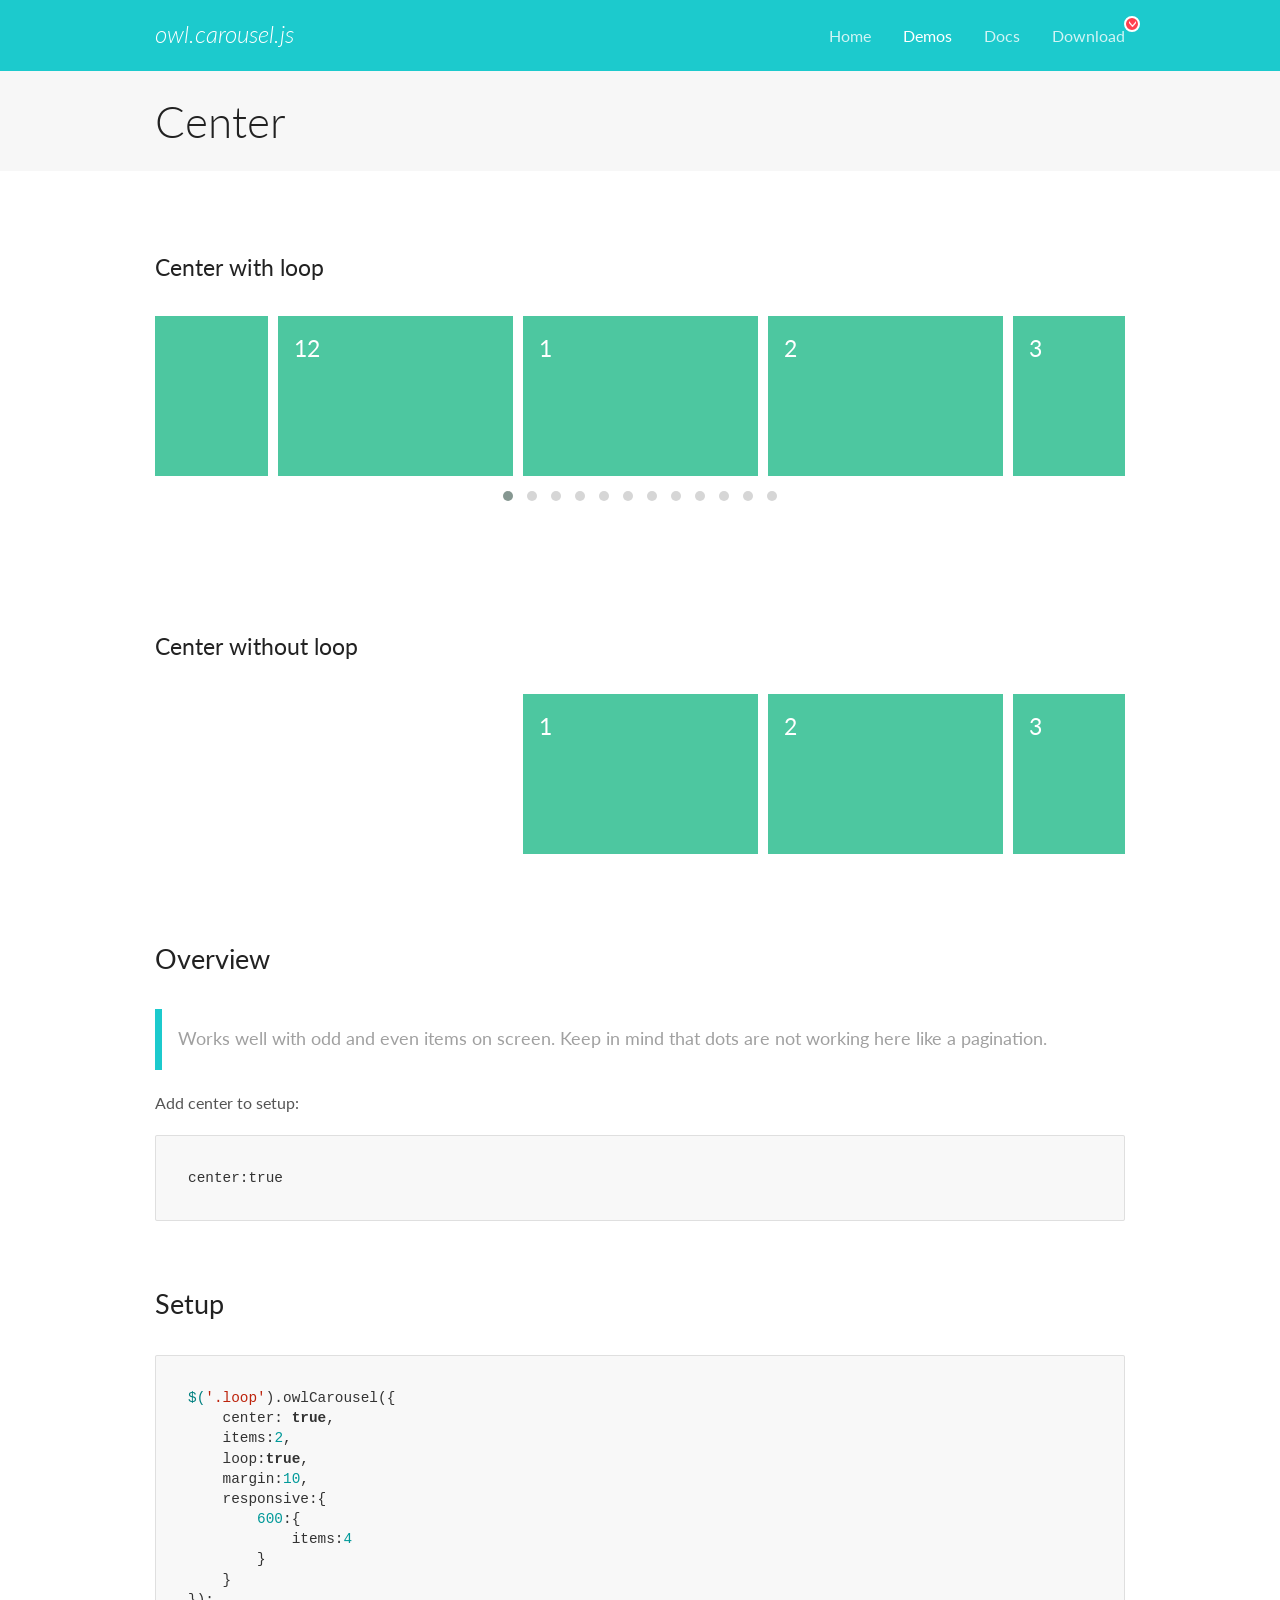
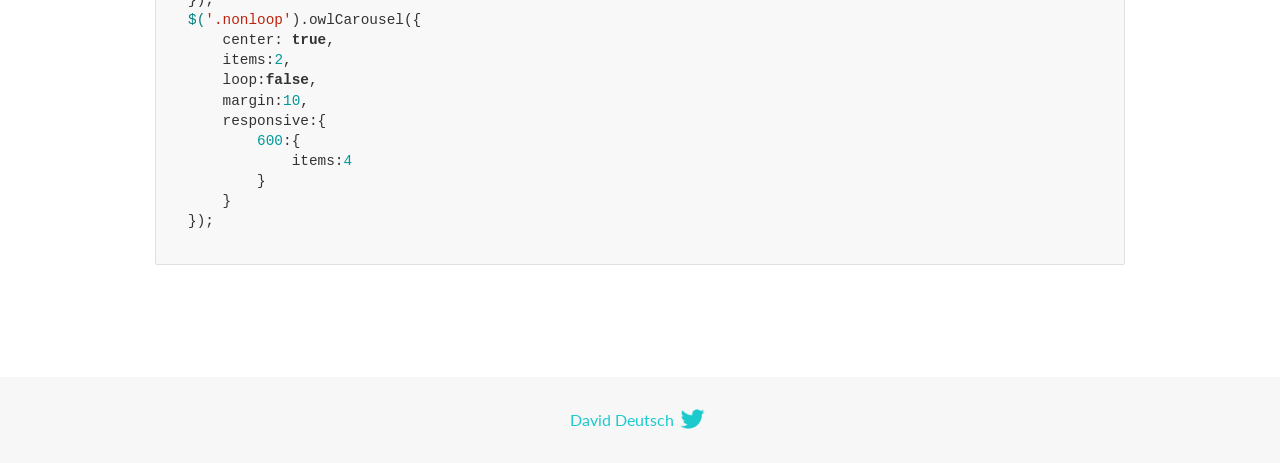
<file: view/web/owl-carousel/docs/demos/center.html>
<!DOCTYPE html>
<html lang="en">
  <head>

    <!-- head -->
    <meta charset="utf-8">
    <meta name="msapplication-tap-highlight" content="no" />
    <meta name="viewport" content="width=device-width, initial-scale=1.0" />
    <meta name="description" content="Center carousel">
    <meta name="author" content="David Deutsch">
    <title>
      Center Demo | Owl Carousel | 2.3.4
    </title>

    <!-- Stylesheets -->
    <link href='https://fonts.googleapis.com/css?family=Lato:300,400,700,400italic,300italic' rel='stylesheet' type='text/css'>
    <link rel="stylesheet" href="../assets/css/docs.theme.min.css">

    <!-- Owl Stylesheets -->
    <link rel="stylesheet" href="../assets/owlcarousel/assets/owl.carousel.min.css">
    <link rel="stylesheet" href="../assets/owlcarousel/assets/owl.theme.default.min.css">

    <!-- HTML5 shim and Respond.js IE8 support of HTML5 elements and media queries -->

    <!--[if lt IE 9]>
      <script src="https://oss.maxcdn.com/libs/html5shiv/3.7.0/html5shiv.js"></script>
      <script src="https://oss.maxcdn.com/libs/respond.js/1.3.0/respond.min.js"></script>
    <![endif]-->

    <!-- Favicons -->
    <link rel="apple-touch-icon-precomposed" sizes="144x144" href="../assets/ico/apple-touch-icon-144-precomposed.png">
    <link rel="shortcut icon" href="../assets/ico/favicon.png">
    <link rel="shortcut icon" href="favicon.ico">

    <!-- Yeah i know js should not be in header. Its required for demos.-->

    <!-- javascript -->
    <script src="../assets/vendors/jquery.min.js"></script>
    <script src="../assets/owlcarousel/owl.carousel.js"></script>
  </head>
  <body>

    <!-- header -->
    <header class="header">
      <div class="row">
        <div class="large-12 columns">
          <div class="brand left">
            <h3>
              <a href="/OwlCarousel2/">owl.carousel.js</a> 
            </h3>
          </div>
          <a id="toggle-nav" class="right">
            <span></span> <span></span> <span></span> 
          </a> 
          <div class="nav-bar">
            <ul class="clearfix">
              <li> <a href="/OwlCarousel2/index.html">Home</a>  </li>
              <li class="active">
                <a href="/OwlCarousel2/demos/demos.html">Demos</a> 
              </li>
              <li> <a href="/OwlCarousel2/docs/started-welcome.html">Docs</a>  </li>
              <li>
                <a href="https://github.com/OwlCarousel2/OwlCarousel2/archive/2.3.4.zip">Download</a> 
                <span class="download"></span> 
              </li>
            </ul>
          </div>
        </div>
      </div>
    </header>

    <!-- title -->
    <section class="title">
      <div class="row">
        <div class="large-12 columns">
          <h1>Center</h1>
        </div>
      </div>
    </section>

    <!--  Demos -->
    <section id="demos">
      <div class="row">
        <div class="large-12 columns">
          <h4 id="center-with-loop">Center with loop</h4>
          <div class="loop owl-carousel owl-theme">
            <div class="item">
              <h4>1</h4>
            </div>
            <div class="item">
              <h4>2</h4>
            </div>
            <div class="item">
              <h4>3</h4>
            </div>
            <div class="item">
              <h4>4</h4>
            </div>
            <div class="item">
              <h4>5</h4>
            </div>
            <div class="item">
              <h4>6</h4>
            </div>
            <div class="item">
              <h4>7</h4>
            </div>
            <div class="item">
              <h4>8</h4>
            </div>
            <div class="item">
              <h4>9</h4>
            </div>
            <div class="item">
              <h4>10</h4>
            </div>
            <div class="item">
              <h4>11</h4>
            </div>
            <div class="item">
              <h4>12</h4>
            </div>
          </div>
          <br>
          <h4 id="center-without-loop">Center without loop</h4>
          <div class="nonloop owl-carousel">
            <div class="item">
              <h4>1</h4>
            </div>
            <div class="item">
              <h4>2</h4>
            </div>
            <div class="item">
              <h4>3</h4>
            </div>
            <div class="item">
              <h4>4</h4>
            </div>
            <div class="item">
              <h4>5</h4>
            </div>
            <div class="item">
              <h4>6</h4>
            </div>
            <div class="item">
              <h4>7</h4>
            </div>
            <div class="item">
              <h4>8</h4>
            </div>
            <div class="item">
              <h4>9</h4>
            </div>
            <div class="item">
              <h4>10</h4>
            </div>
            <div class="item">
              <h4>11</h4>
            </div>
            <div class="item">
              <h4>12</h4>
            </div>
          </div>
          <h3 id="overview">Overview</h3>
          <blockquote>
            <p>Works well with odd and even items on screen. Keep in mind that dots are not working here like a pagination.</p>
          </blockquote>
          <p>Add center to setup:</p>
          <pre><code>center:true</code></pre>
          <h3 id="setup">Setup</h3>
          <pre><code>$(&#39;.loop&#39;).owlCarousel({
    center: true,
    items:2,
    loop:true,
    margin:10,
    responsive:{
        600:{
            items:4
        }
    }
});
$(&#39;.nonloop&#39;).owlCarousel({
    center: true,
    items:2,
    loop:false,
    margin:10,
    responsive:{
        600:{
            items:4
        }
    }
});</code></pre>
          <script>
            jQuery(document).ready(function($) {
              $('.loop').owlCarousel({
                center: true,
                items: 2,
                loop: true,
                margin: 10,
                responsive: {
                  600: {
                    items: 4
                  }
                }
              });
              $('.nonloop').owlCarousel({
                center: true,
                items: 2,
                loop: false,
                margin: 10,
                responsive: {
                  600: {
                    items: 4
                  }
                }
              });
            });
          </script>
        </div>
      </div>
    </section>

    <!-- footer -->
    <footer class="footer">
      <div class="row">
        <div class="large-12 columns">
          <h5>
            <a href="/OwlCarousel2/docs/support-contact.html">David Deutsch</a> 
            <a id="custom-tweet-button" href="https://twitter.com/share?url=https://github.com/OwlCarousel2/OwlCarousel2&text=Owl Carousel - This is so awesome! " target="_blank"></a> 
          </h5>
        </div>
      </div>
    </footer>

    <!-- vendors -->
    <script src="../assets/vendors/highlight.js"></script>
    <script src="../assets/js/app.js"></script>
  </body>
</html>
</file>
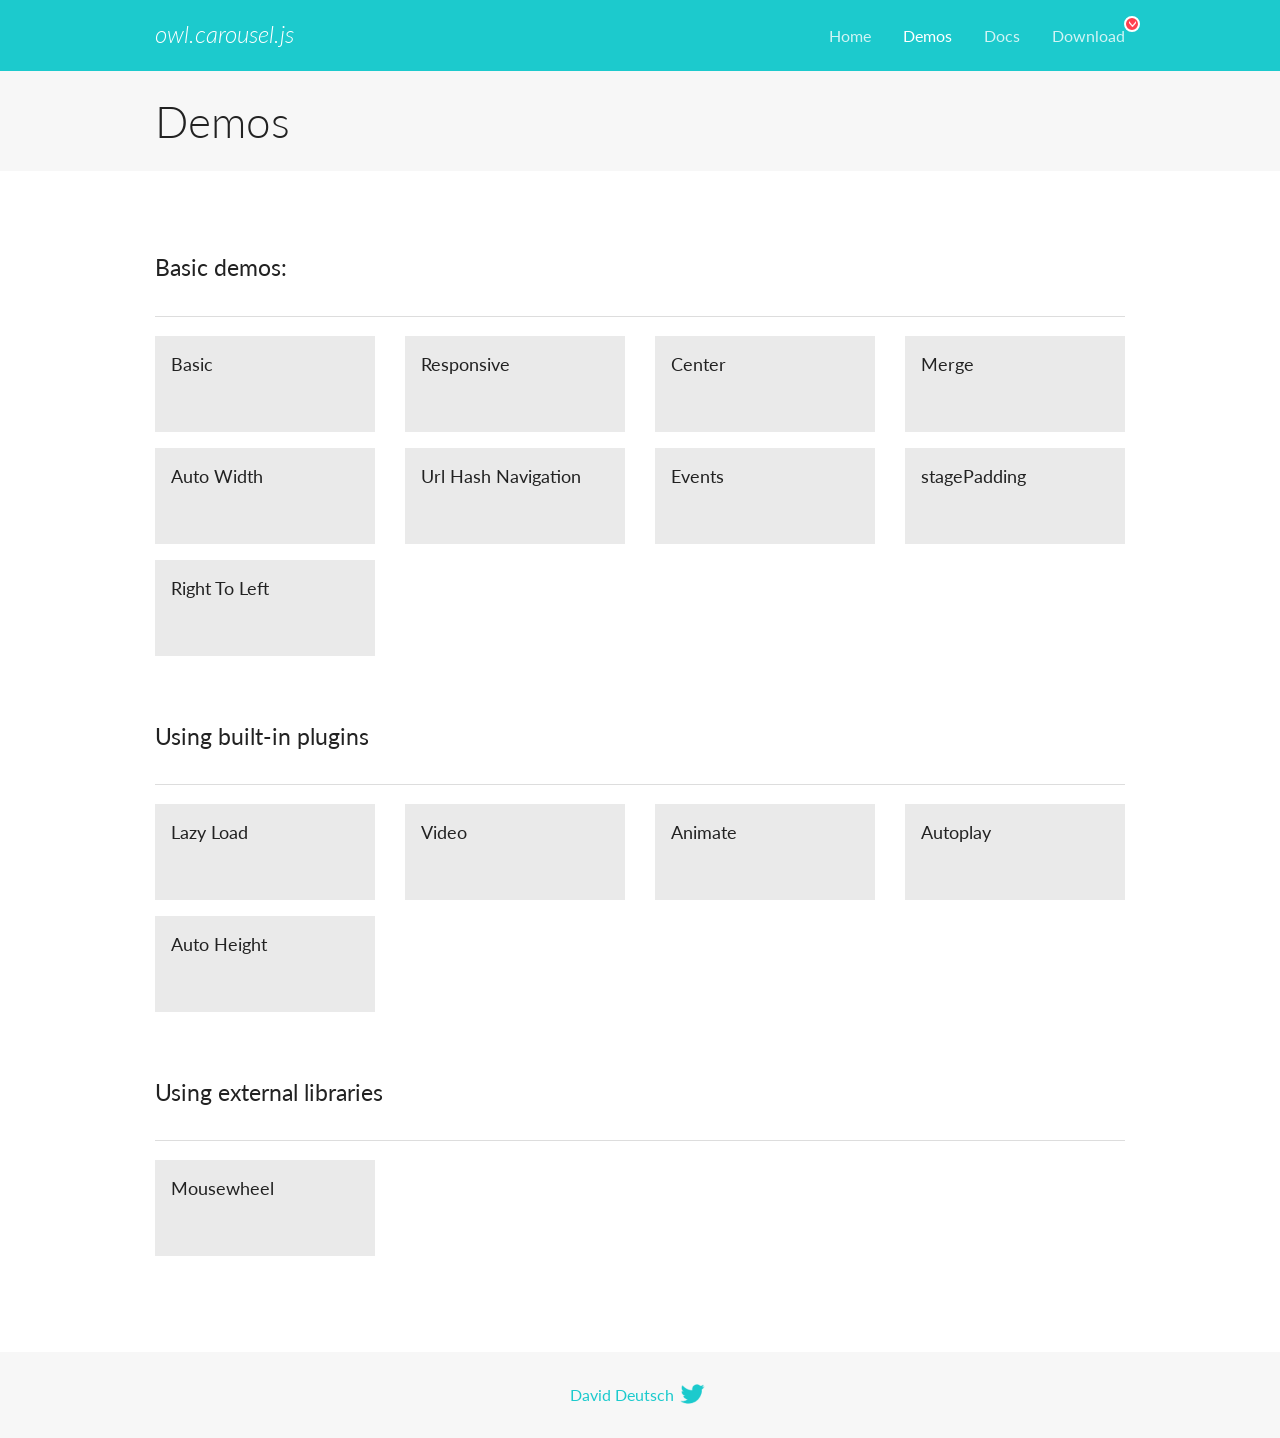
<file: view/web/owl-carousel/docs/demos/demos.html>
<!DOCTYPE html>
<html lang="en">
  <head>

    <!-- head -->
    <meta charset="utf-8">
    <meta name="msapplication-tap-highlight" content="no" />
    <meta name="viewport" content="width=device-width, initial-scale=1.0" />
    <meta name="description" content="A list of Owl Carousel examples.">
    <meta name="author" content="David Deutsch">
    <title>
      Demos | Owl Carousel | 2.3.4
    </title>

    <!-- Stylesheets -->
    <link href='https://fonts.googleapis.com/css?family=Lato:300,400,700,400italic,300italic' rel='stylesheet' type='text/css'>
    <link rel="stylesheet" href="../assets/css/docs.theme.min.css">

    <!-- Owl Stylesheets -->
    <link rel="stylesheet" href="../assets/owlcarousel/assets/owl.carousel.min.css">
    <link rel="stylesheet" href="../assets/owlcarousel/assets/owl.theme.default.min.css">

    <!-- HTML5 shim and Respond.js IE8 support of HTML5 elements and media queries -->

    <!--[if lt IE 9]>
      <script src="https://oss.maxcdn.com/libs/html5shiv/3.7.0/html5shiv.js"></script>
      <script src="https://oss.maxcdn.com/libs/respond.js/1.3.0/respond.min.js"></script>
    <![endif]-->

    <!-- Favicons -->
    <link rel="apple-touch-icon-precomposed" sizes="144x144" href="../assets/ico/apple-touch-icon-144-precomposed.png">
    <link rel="shortcut icon" href="../assets/ico/favicon.png">
    <link rel="shortcut icon" href="favicon.ico">

    <!-- Yeah i know js should not be in header. Its required for demos.-->

    <!-- javascript -->
    <script src="../assets/vendors/jquery.min.js"></script>
    <script src="../assets/owlcarousel/owl.carousel.js"></script>
  </head>
  <body>

    <!-- header -->
    <header class="header">
      <div class="row">
        <div class="large-12 columns">
          <div class="brand left">
            <h3>
              <a href="/OwlCarousel2/">owl.carousel.js</a> 
            </h3>
          </div>
          <a id="toggle-nav" class="right">
            <span></span> <span></span> <span></span> 
          </a> 
          <div class="nav-bar">
            <ul class="clearfix">
              <li> <a href="/OwlCarousel2/index.html">Home</a>  </li>
              <li class="active">
                <a href="/OwlCarousel2/demos/demos.html">Demos</a> 
              </li>
              <li> <a href="/OwlCarousel2/docs/started-welcome.html">Docs</a>  </li>
              <li>
                <a href="https://github.com/OwlCarousel2/OwlCarousel2/archive/2.3.4.zip">Download</a> 
                <span class="download"></span> 
              </li>
            </ul>
          </div>
        </div>
      </div>
    </header>

    <!-- title -->
    <section class="title">
      <div class="row">
        <div class="large-12 columns">
          <h1>Demos</h1>
        </div>
      </div>
    </section>

    <!--  Demos -->
    <section id="demos">
      <div class="row">
        <div class="large-12 columns">
          <h4 id="basic-demos-">Basic demos:</h4>
          <hr>
          <div class="demo-list">
            <div class="row">
              <div class="small-6 medium-4 large-3 columns">
                <a href="basic.html" class="demo-block">
                  <h5>Basic </h5>
                </a> 
              </div>
              <div class="small-6 medium-4 large-3 columns">
                <a href="responsive.html" class="demo-block">
                  <h5>Responsive </h5>
                </a> 
              </div>
              <div class="small-6 medium-4 large-3 columns">
                <a href="center.html" class="demo-block">
                  <h5>Center </h5>
                </a> 
              </div>
              <div class="small-6 medium-4 large-3 columns">
                <a href="merge.html" class="demo-block">
                  <h5>Merge </h5>
                </a> 
              </div>
              <div class="small-6 medium-4 large-3 columns">
                <a href="autowidth.html" class="demo-block">
                  <h5>Auto Width </h5>
                </a> 
              </div>
              <div class="small-6 medium-4 large-3 columns">
                <a href="urlhashnav.html" class="demo-block">
                  <h5>Url Hash Navigation </h5>
                </a> 
              </div>
              <div class="small-6 medium-4 large-3 columns">
                <a href="events.html" class="demo-block">
                  <h5>Events </h5>
                </a> 
              </div>
              <div class="small-6 medium-4 large-3 columns">
                <a href="stagepadding.html" class="demo-block">
                  <h5>stagePadding </h5>
                </a> 
              </div>
              <div class="small-6 medium-4 large-3 columns">
                <a href="rtl.html" class="demo-block">
                  <h5>Right To Left </h5>
                </a> 
              </div>
            </div>
          </div>
          <h4 id="using-built-in-plugins">Using built-in plugins</h4>
          <hr>
          <div class="demo-list">
            <div class="row">
              <div class="small-6 medium-4 large-3 columns">
                <a href="lazyLoad.html" class="demo-block">
                  <h5>Lazy Load </h5>
                </a> 
              </div>
              <div class="small-6 medium-4 large-3 columns">
                <a href="video.html" class="demo-block">
                  <h5>Video </h5>
                </a> 
              </div>
              <div class="small-6 medium-4 large-3 columns">
                <a href="animate.html" class="demo-block">
                  <h5>Animate </h5>
                </a> 
              </div>
              <div class="small-6 medium-4 large-3 columns">
                <a href="autoplay.html" class="demo-block">
                  <h5>Autoplay </h5>
                </a> 
              </div>
              <div class="small-6 medium-4 large-3 columns">
                <a href="autoheight.html" class="demo-block">
                  <h5>Auto Height </h5>
                </a> 
              </div>
            </div>
          </div>
          <h4 id="using-external-libraries">Using external libraries</h4>
          <hr>
          <div class="demo-list">
            <div class="row">
              <div class="small-6 medium-4 large-3 columns">
                <a href="mousewheel.html" class="demo-block">
                  <h5>Mousewheel </h5>
                </a> 
              </div>
            </div>
          </div>
        </div>
      </div>
    </section>

    <!-- footer -->
    <footer class="footer">
      <div class="row">
        <div class="large-12 columns">
          <h5>
            <a href="/OwlCarousel2/docs/support-contact.html">David Deutsch</a> 
            <a id="custom-tweet-button" href="https://twitter.com/share?url=https://github.com/OwlCarousel2/OwlCarousel2&text=Owl Carousel - This is so awesome! " target="_blank"></a> 
          </h5>
        </div>
      </div>
    </footer>

    <!-- vendors -->
    <script src="../assets/vendors/highlight.js"></script>
    <script src="../assets/js/app.js"></script>
  </body>
</html>
</file>
<file: theme/css/style.css>
/* Getting the new tags to behave */
article, aside, audio, canvas, command, datalist, details, embed, figcaption, figure, footer, header, hgroup, keygen, meter, nav, output, progress, section, source, video {
	display: block;
}
mark, rp, rt, ruby, summary, time {
	display: inline
}
/* Global properties ======================================================== */
body {	
	font-family: 'PT Serif Caption', serif;
	font-size:14px;
	line-height:24px;
	color:#343434;
	min-width:1020px;
	background:url(../images/bg-body.gif) #e6e4d7;
	text-transform:uppercase
}
html, body {
	height:100%;
}
.ic {
	border:0;
	float:right;
	background:#fff;
	color:#f00;
	width:50%;
	line-height:10px;
	font-size:10px;
	margin:-220% 0 0 0;
	padding:0;
	overflow:hidden
}
p {
	padding-bottom:18px;

}


a {
	color:#fff;
	text-decoration:none;
}
h1 {
	float:left;
	display:block;
	position:relative;
	z-index:10;
}

h1 a {
	display:block;
}

h2,h3,h4,h5,h6{
font-family: 'PT Serif Caption', serif;
font-weight:normal;
color:#343434} 
h3 {	
	font-size:35px;
	line-height:38px;	
	padding:33px 0 18px;
	text-shadow:0 1px 2px #c5c2a9;
	
}
h3 span {color:#D53827;
	display:block;
	margin-bottom:-9px;}
h3 strong{font-weight:normal;color:#d53827}	
h3 em{color:#999;
font-size:20px;
line-height:24px;
display:block;
font-style:normal}	
	
h4 {
	font-size:20px;
	line-height:28px;
	display:block;
	color:#d53827;}

h5 {
	color:#fff;
	font-size:15px;
	line-height:18px;
	padding:0 0 8px 0;
	font-weight:normal;
}
h6 {
	color:#2d2f38;
	font-size:20px;
	line-height:20px;
	padding:0 0 19px 0;
	font-weight:bold;
}

.padd-1{padding-top:11px}
.padd-2{padding-top:15px}
.inner-1{padding-right:35px}

.relative {
	position:relative
}

/* Global Structure ============================================================= */


.main {
	margin: 0 auto;
	position: relative;
	width: 940px;}

.overflow {overflow:hidden;}

/* Header */


header {	
	padding:0;
	position: relative;
	z-index:99;
	background:url(../images/tail-header.gif);
}

.line-top{
	background:url(../images/line-top.gif) repeat-x  0 0;
    height:7px;
}

.row-top{padding:21px 0 14px}
/* Content */
#content {
	position:relative;
}

/* Left & Right alignment */

.fleft {
	float:left;
}
.fright {
	float:right;
}
.clear {
	clear:both;
}
.alignright {
	text-align:right;
}
.aligncenter {
	text-align:center;
}
.wrapper {
	width:100%;
	overflow:hidden;
}
.overflow {
	overflow:hidden;
}
/*----- other -----*/
.img-indent {
	float:left;
	margin:1px 30px 0 0
}
.img-indent1 {	
	margin:4px 0 24px 0
}

/*===== menu =====*/
nav {
	padding:18px 0 0 0;
	float:right;
	display:block;
	z-index:99;
}
.sf-menu, .sf-menu * {
	margin:			0;
	padding:		0;
	list-style:		none;
}
.sf-menu {
	position:relative;
}
.sf-menu > li {
	margin-left:7px;
	float:left;
	position:relative;
	-webkit-transition: all 0.3s ease;
	-moz-transition: all 0.3s ease;
	-o-transition: all 0.3s ease;
	transition: all 0.3s ease;
	border-radius:4px;
	background:url(../images/point.png)
}

.sf-menu  a {
	color:#343434;
    font-size:14px;
    line-height:20px;
	text-decoration:none;
}

.sf-menu > li > a {
	display:block;
	padding:12px 14px;
}

.sf-menu ul {
	position:		absolute;
	top:			-999em;
	width:			160px;
	display:none;
	background:url(../images/bg-body.gif);
	padding:11px 14px 14px;
	border-radius:8px;
	-moz-border-radius:8px;
	-webkit-border-radius:8px;
    box-shadow:inset 0 1px 3px #c5c2a9;
	-moz-box-shadow: inset 0 1px 3px #c5c2a9;
	-webkit-box-shadow: inset 0 1px 3px #c5c2a9;

}
.sf-menu > li.sfHover , .sf-menu > li:hover, .sf-menu li.active {
	background:url(../images/tail-item.gif);
	   box-shadow:inset 0 1px 3px #c5c2a9;
	-moz-box-shadow: inset 0 1px 3px #c5c2a9;
	-webkit-box-shadow: inset 0 1px 3px #c5c2a9;
	
}

.sf-menu > li.sfHover > a, .sf-menu > li > a:hover, .sf-menu li.active a {
	color:#d53827;

	
}


.sf-menu li li.sfHover > a, .sf-menu li li a:hover, .sf-menu li li a.active {
	color:#d53827;
}
.sf-menu li:hover ul, .sf-menu li.sfHover ul {
	left:			0px;
	top:			47px; /* match top ul list item height */
	z-index:		99;
}
ul.sf-menu li:hover li ul, ul.sf-menu li.sfHover li ul {
	top:			-999em;
}
ul.sf-menu li li:hover ul, ul.sf-menu li li.sfHover ul {
	left:			256px; /* match ul width */
	top:			27px;
}
ul.sf-menu li li:hover li ul, ul.sf-menu li li.sfHover li ul {
	top:			-999em;
}
ul.sf-menu li li li:hover ul, ul.sf-menu li li li.sfHover ul {
	left:			10em; /* match ul width */
	top:			0px;
}

/*===== content =====*/

#content {
	padding:0 0 44px;
	background:url(../images/tail-cont.gif)
}

.border-horiz{background:url(../images/border-horiz.gif) repeat-x 0  0;height:2px}
.border-horiz.extra{margin-top:40px}
.border-horiz.extra1{margin-top:24px}
.box-slogan{text-align:center;width:940px;margin:0 auto;padding-bottom:15px}
.box-slogan h3{padding-bottom:12px}

.thumbnail-1 figure{margin-bottom:18px}
.box-img{
	padding:10px;
	background:#fff;
    border-radius:16px;
	-moz-border-radius:16px;
	-webkit-border-radius:16px;
	 box-shadow:0 0 3px #c5c2a9;
	-moz-box-shadow: 0 0 3px #c5c2a9;
	-webkit-box-shadow:0 0 3px #c5c2a9;
	display:inline-block
	}
.box-img img{	
	border-radius:7px;
	-moz-border-radius:7px;
	-webkit-border-radius:7px;}
	
.row-1{padding-bottom:40px}	
.quote-1{
font-style:italic;
position:relative;
padding-left:30px}	
.quote-1:before{
width:27px;
height:21px;
position:absolute;content:"";
background:url(../images/quote-part.png) no-repeat 0 0;
left:0;
top:0}
.name-author{
text-align:right;
color:#D53827;
font-style:italic}

.list-popular.news{padding-right:22px}
.list-popular a{
font-size:20px;
color:#d53827;
line-height:24px;
margin-bottom:2px;
display:inline-block}
.list-popular a:hover{color:#343434}

.list-dropcap{overflow:hidden;margin-left:-25px;padding-top:25px}
.list-dropcap li{float:left;width:190px;margin-left:25px}
.list-dropcap a{
color:#343434;
font-size:20px;
line-height:24px}
.list-dropcap a:hover{color:#d53827;}

.dropcap{float:left;width:54px;
background:#d53827;
border-radius:26px;
-moz-border-radius:26px;
-webkit-border-radius:26px;
font-size:45px;
line-height:48px;
text-transform:uppercase;
color:#fff;
text-align:center;
padding:1px 0 5px;
margin:0 12px 18px 0
}
.list-dropcap1{padding-top:10px}
.list-dropcap1 .dropcap{background:#000;margin-bottom:8px}
.list-dropcap1 li{padding-bottom:32px}
.list-dropcap1 h4{color:#343434;line-height:24px}	
.side-bar{
width:280px;
float:left;
margin:20px 20px 0 -30px;
padding:0 10px 7px 40px;
background:#fff;
    border-radius:18px;
	-moz-border-radius:18px;
	-webkit-border-radius:18px;
	 box-shadow:0 0 3px #c5c2a9;
	-moz-box-shadow: 0 0 3px #c5c2a9;
	-webkit-box-shadow:0 0 3px #c5c2a9;
}	
.side-bar.extra{padding:18px 10px 0 40px}	
.side-bar.extra1{padding:0px 20px 27px 30px}		
.list-1 {padding:6px 0 23px}

.list-1 li {
	background:url(../images/marker-1.png) no-repeat 7px 10px;
	padding:0 0 0 20px;
	display:block;
	line-height:24px;
}
.list-1 li a {
	display:inline-block;
	-webkit-transition: all 0.2s ease;
	-moz-transition: all 0.2s ease;
	-o-transition: all 0.2s ease;
	transition: all 0.2s ease;
	color:#d53827;
}
.list-1 li a:hover{color:#343434}

.list-teachers{}
.list-teachers li{padding-bottom:25px}
.list-teachers li figure{float:left;margin-right:30px}

.list-recipes{}
.list-recipes li figure{float:left;margin-right:30px}
.list-recipes li h4{padding-top:14px}
.list-recipes li{padding-bottom:30px}
.list-recipes.extra h4{padding-top:10px}

.privacy {
	width:750px;
	padding:0 0 0 0
}

/*----- lists -----*/


/*----- links -----*/
.link-1{color:#d53827}
.link-1:hover{text-decoration:none;
color:#343434}

/*----- btns -----*/

.btn {
	display:inline-block;
	color:#fff;
	padding:8px 16px;
	background:#db3222;
	-webkit-transition: all 0.3s ease;
	-moz-transition: all 0.3s ease;
	-o-transition: all 0.3s ease;
	transition: all 0.3s ease;
    box-shadow:0 1px 2px #c5c2a9;
	-moz-box-shadow: 0 1px 2px #c5c2a9;
	-webkit-box-shadow:0 1px 2px #c5c2a9;
}
.btn:hover {
	background:#2e2e2e
}

/*----- forms -----*/

.box-contact{
	background:#fff;
width:940px;
margin:60px auto 0;
padding:0 40px 51px;
background:#fff;
    border-radius:18px;
	-moz-border-radius:18px;
	-webkit-border-radius:18px;
	 box-shadow:0 0 3px #c5c2a9;
	-moz-box-shadow: 0 0 3px #c5c2a9;
	-webkit-box-shadow:0 0 3px #c5c2a9;
}

.coll-1,.coll-2{float:left;width:450px;}
.coll-2{float:right}


.box-contact .btn{margin-top:2px}
#contact-form {
  position: relative;
  vertical-align: top;
  z-index: 1;
  margin: 0;
  padding: 0;
}
#contact-form fieldset {
  border: none;
  padding: 0;
  width: 100%;
  overflow: hidden;
}
#contact-form label {
  min-height: 54px;
  position: relative;
  margin: 0;
  overflow: hidden;
  display: block;
  float: left;
  width: 100%;
}
#contact-form .message {
  min-height: 213px;
  display: block;
  width: 100%;
}
#contact-form input,
#contact-form textarea {
  font-family: 'PT Serif Caption', serif;
  padding: 4px 12px 5px;
  text-transform:uppercase;
  margin: 0;
  font-size:14px;
  display: block;
  line-height: 24px !important;
  color: #343434;
  background: #e8e7de;
  outline: none;
  width: 94%;
  border: 1px solid #d1cfbd;
  box-shadow: none;
  border-radius: 0px;
  float: left;
}
#contact-form input {
  height: 24px;
}
#contact-form textarea { 
  height: 184px;
  resize: none;
  overflow: auto;
}
#contact-form textarea:focus,
#contact-form input[type="text"]:focus {
  box-shadow: none;
  
}
#contact-form .area .error {
  float: none;
}
#contact-form .success {
  display: none;
  margin-bottom: 10px;
   background: #e8e7de;
  font-size: 14px;
  line-height: 16px;
  position: relative;
  border: 1px solid #d1cfbd;
  padding: 10px;
}
#contact-form .error,
#contact-form .empty {
  color: #f00;
  font-size: 11px;
  line-height: 1.27em;
  display: none;
  overflow: hidden;
  margin-bottom: 5px;
  padding: 2px 4px 6px;
  float: left;
}

#contact-form a{cursor:pointer}


.form-txt{padding-bottom:2px}
.btns {overflow:hidden;
padding-left:370px}
.btns a{float:left;margin-right:40px}
/*----- map -----*/
.map {
	float:left;
	margin:0
}
iframe {
	height: 182px;
	overflow: hidden;
	width: 630px;

}
/*----- adress -----*/

.box-address {
float:left;
width:260px;
margin-right:30px;
padding-top:9px
}

dl {padding-top:2px
}
dt {
	padding-bottom:5px;
}
dd {
	display:inline-block;
}
dl dd span {
	display: inline-block;
	width: 94px;
	}
.mail-1{
	color:#d53827;
	text-decoration:none;
	
}
.mail-1:hover{
	text-decoration:underline
}

/*===== footer =====*/

footer {
	position:relative;
	padding:31px 0 20px;
	background:url(../images/tail-bg-footer.gif) repeat-x 0 0;
	
}
.policy {
	float:right;
	display:block;
	font-size:14px;
	color:#343434;
	line-height:16px;
	text-decoration:none;
	padding:8px 90px 0 0;
}

.policy a {
	color:#d53827;
	text-decoration:none;	
	
	
}
.policy a:hover {
	text-decoration:underline;
}

/*----- social -----*/
.soc-list {float:left;	
	display:block;
	padding-left:73px
}
.soc-list li {
	padding:0 5px 0 0;
	float:left;
}
.soc-list li a {
	display:block;
	opacity:1;
	background:url(../images/bg-body.gif);
}
.soc-list li a:hover{opacity:0.7}
</file>
<file: theme/css/grid.css>
/*
	Variable Grid System.
	Learn more ~ http://www.spry-soft.com/grids/
	Based on 960 Grid System - http://960.gs/

	Licensed under GPL and MIT.
*/


/* Containers
----------------------------------------------------------------------------------------------------*/
.container_12 {
	margin-left: auto;
	margin-right: auto;
	width: 960px;
}

/* Grid >> Global
----------------------------------------------------------------------------------------------------*/

.grid_1,
.grid_2,
.grid_3,
.grid_4,
.grid_5,
.grid_6,
.grid_7,
.grid_8,
.grid_9,
.grid_10,
.grid_11,
.grid_12 {
	display:inline;
	float: left;
	position: relative;
	margin-left: 10px;
	margin-right: 10px;
}

/* Grid >> Children (Alpha ~ First, Omega ~ Last)
----------------------------------------------------------------------------------------------------*/

.alpha {
	margin-left: 0;
}

.omega {
	margin-right: 0;
}

/* Grid >> 12 Columns
----------------------------------------------------------------------------------------------------*/

.container_12 .grid_1 {
	width:60px;
}

.container_12 .grid_2 {
	width:140px;
}

.container_12 .grid_3 {
	width:220px;
}

.container_12 .grid_4 {
	width:300px;
}

.container_12 .grid_5 {
	width:380px;
}

.container_12 .grid_6 {
	width:460px;
}

.container_12 .grid_7 {
	width:540px;
}

.container_12 .grid_8 {
	width:620px;
}

.container_12 .grid_9 {
	width:700px;
}

.container_12 .grid_10 {
	width:780px;
}

.container_12 .grid_11 {
	width:860px;
}

.container_12 .grid_12 {
	width:940px;
}



/* Prefix Extra Space >> 12 Columns
----------------------------------------------------------------------------------------------------*/

.container_12 .prefix_1 {
	padding-left:80px;
}

.container_12 .prefix_2 {
	padding-left:160px;
}

.container_12 .prefix_3 {
	padding-left:240px;
}

.container_12 .prefix_4 {
	padding-left:320px;
}

.container_12 .prefix_5 {
	padding-left:400px;
}

.container_12 .prefix_6 {
	padding-left:480px;
}

.container_12 .prefix_7 {
	padding-left:560px;
}

.container_12 .prefix_8 {
	padding-left:640px;
}

.container_12 .prefix_9 {
	padding-left:720px;
}

.container_12 .prefix_10 {
	padding-left:800px;
}

.container_12 .prefix_11 {
	padding-left:880px;
}



/* Suffix Extra Space >> 12 Columns
----------------------------------------------------------------------------------------------------*/

.container_12 .suffix_1 {
	padding-right:80px;
}

.container_12 .suffix_2 {
	padding-right:160px;
}

.container_12 .suffix_3 {
	padding-right:240px;
}

.container_12 .suffix_4 {
	padding-right:320px;
}

.container_12 .suffix_5 {
	padding-right:400px;
}

.container_12 .suffix_6 {
	padding-right:480px;
}

.container_12 .suffix_7 {
	padding-right:560px;
}

.container_12 .suffix_8 {
	padding-right:640px;
}

.container_12 .suffix_9 {
	padding-right:720px;
}

.container_12 .suffix_10 {
	padding-right:800px;
}

.container_12 .suffix_11 {
	padding-right:880px;
}



/* Push Space >> 12 Columns
----------------------------------------------------------------------------------------------------*/

.container_12 .push_1 {
	left:80px;
}

.container_12 .push_2 {
	left:160px;
}

.container_12 .push_3 {
	left:240px;
}

.container_12 .push_4 {
	left:320px;
}

.container_12 .push_5 {
	left:400px;
}

.container_12 .push_6 {
	left:480px;
}

.container_12 .push_7 {
	left:560px;
}

.container_12 .push_8 {
	left:640px;
}

.container_12 .push_9 {
	left:720px;
}

.container_12 .push_10 {
	left:800px;
}

.container_12 .push_11 {
	left:880px;
}



/* Pull Space >> 12 Columns
----------------------------------------------------------------------------------------------------*/

.container_12 .pull_1 {
	left:-80px;
}

.container_12 .pull_2 {
	left:-160px;
}

.container_12 .pull_3 {
	left:-240px;
}

.container_12 .pull_4 {
	left:-320px;
}

.container_12 .pull_5 {
	left:-400px;
}

.container_12 .pull_6 {
	left:-480px;
}

.container_12 .pull_7 {
	left:-560px;
}

.container_12 .pull_8 {
	left:-640px;
}

.container_12 .pull_9 {
	left:-720px;
}

.container_12 .pull_10 {
	left:-800px;
}

.container_12 .pull_11 {
	left:-880px;
}




/* Clear Floated Elements
----------------------------------------------------------------------------------------------------*/

/* http://sonspring.com/journal/clearing-floats */

.clear {
	clear: both;
	display: block;
	overflow: hidden;
	visibility: hidden;
	width: 0;
	height: 0;
}

/* http://perishablepress.com/press/2008/02/05/lessons-learned-concerning-the-clearfix-css-hack */

.clearfix:after {
	clear: both;
	content: ' ';
	display: block;
	font-size: 0;
	line-height: 0;
	visibility: hidden;
	width: 0;
	height: 0;
}

.clearfix {
	display: inline-block;
}

* html .clearfix {
	height: 1%;
}

.clearfix {
	display: block;
}
</file>
<file: theme/css/flexslider.css>
.box-slider{width:1020px;margin:0 auto;height:468px}

.flexslider .slides > li {display: none;position:relative} /* Hide the slides before the JS is loaded. Avoids image jumping */
.flex-pauseplay span {text-transform: capitalize;}
/* Clearfix for the .slides element */
.slides:after {content: "."; display: block; clear: both; visibility: hidden; line-height: 0; height: 0;} 

html[xmlns] .slides {display: block;} 
* html .slides {height: 1%;}

.flexslider .slides {
	padding:10px;
	background:#fff;
    border-radius:16px;
	-moz-border-radius:16px;
	-webkit-border-radius:16px;
	    box-shadow:0 0 3px #c5c2a9;
	-moz-box-shadow: 0 0 3px #c5c2a9;
	-webkit-box-shadow:0 0 3px #c5c2a9;
	
	}

.flexslider .slides img{
	border-radius:7px;
	-moz-border-radius:7px;
	-webkit-border-radius:7px;}
.flexslider {
	margin: 0 auto ;
	position: relative;
	width:960px;}

/* Control Nav */

.flex-direction-nav{
	position:absolute;
	top:50%;
	z-index:80;
	left:0;	
	margin-top:-33px;
	width:100%
	}
	.flex-direction-nav:after,.flex-direction-nav li:after{clear:both}
	
.flex-direction-nav li a {
width: 66px;
 height: 66px;
display: inline-block; 
cursor: pointer;
 text-indent: -9999px;
}
.flex-direction-nav li{position:relative;float:left;width:50%;margin-right:-10px}
.flex-direction-nav li .flex-next {background:url(../images/next.png) no-repeat 0 0;float:right;margin-right:-38px}
.flex-direction-nav li .flex-prev {background:url(../images/prev.png) no-repeat 0 0;float:left;margin-left:-28px}
.flex-direction-nav li .disabled {opacity: .3; filter:alpha(opacity=30); cursor: default;}
.flex-direction-nav li a:hover{background-position: 0 bottom}
</file>
<file: theme/css/ie.css>
.btn,.sf-menu > li,
.box-img,
.flexslider .slides,
.dropcap,
.side-bar,
.list-dropcap1 .dropcap,
.box-contact,
.flexslider .slides img {
	behavior:url(../js/PIE.htc);
	position:relative;
}
.sf-menu ul{behavior:url(../js/PIE.htc);}
.soc-list li a img{filter:alpha(opacity=100);}
.soc-list li a:hover img{filter:alpha(opacity=70);}
</file>
